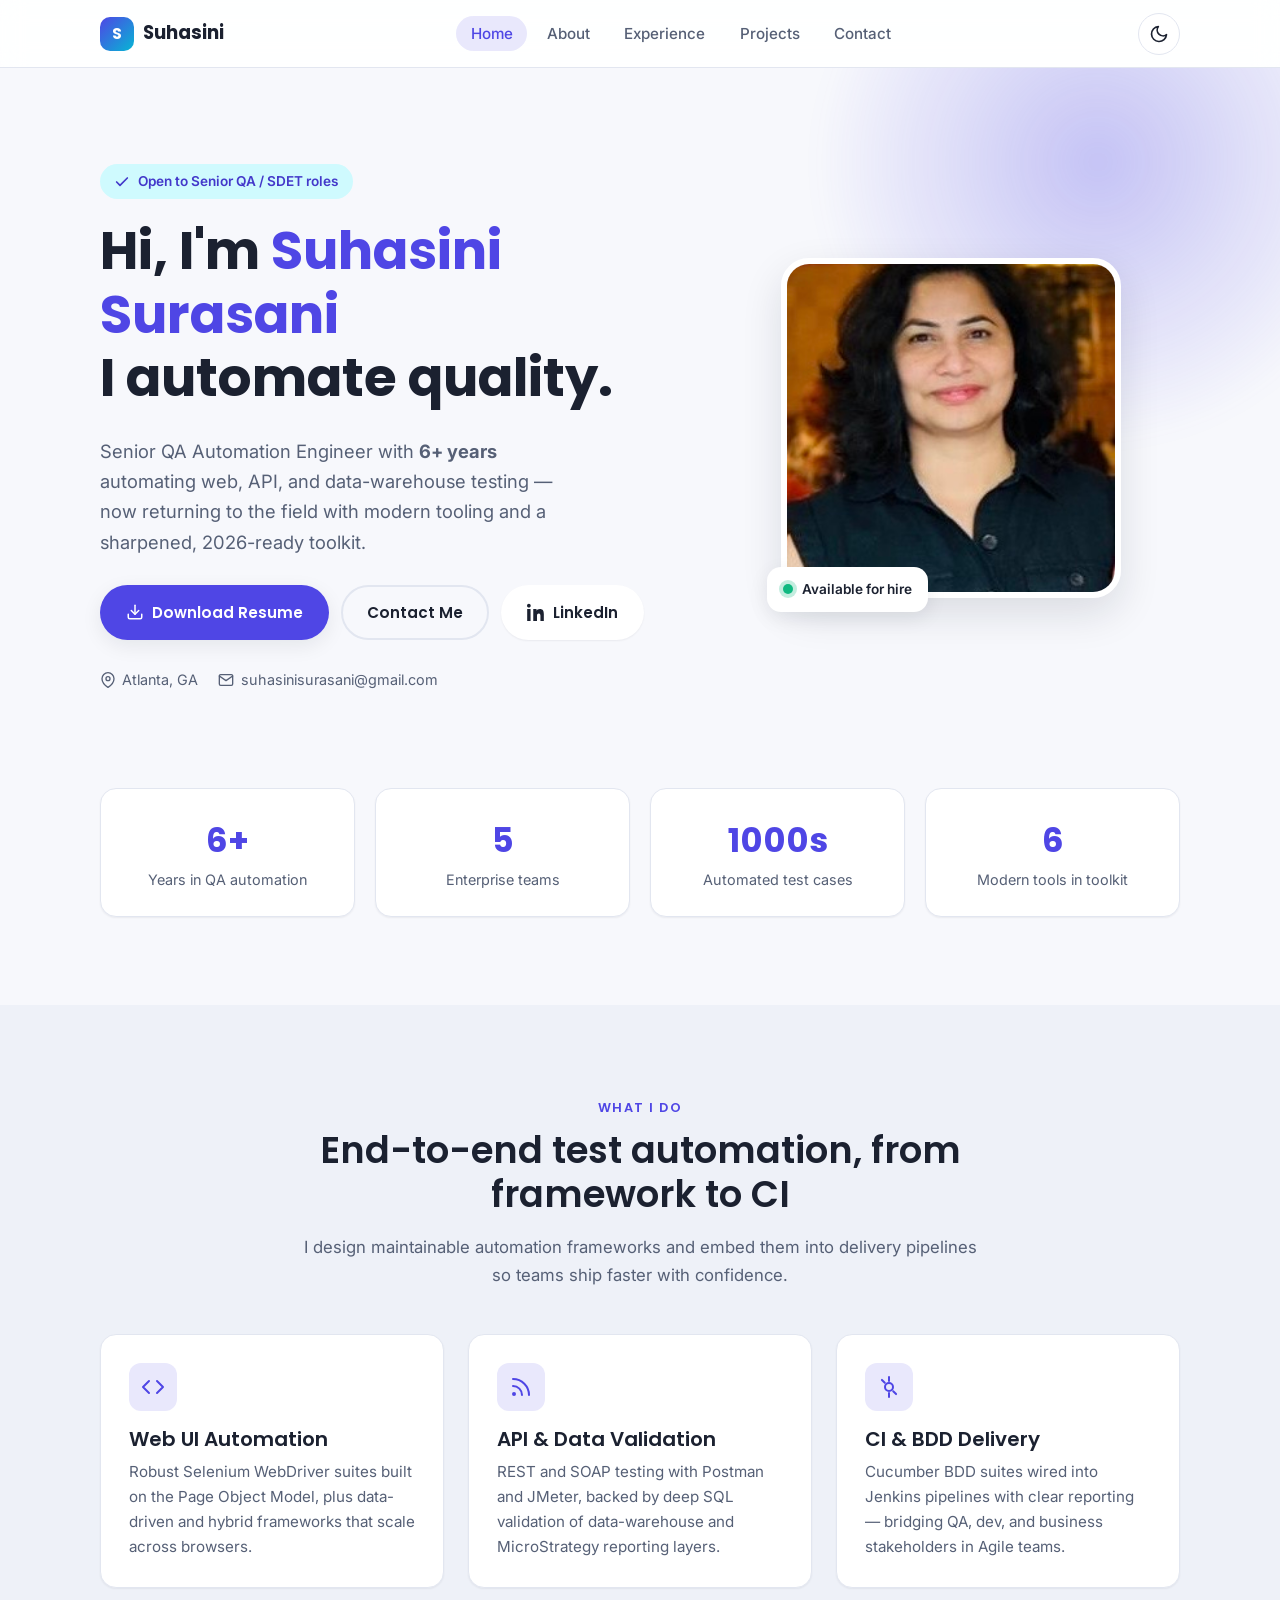
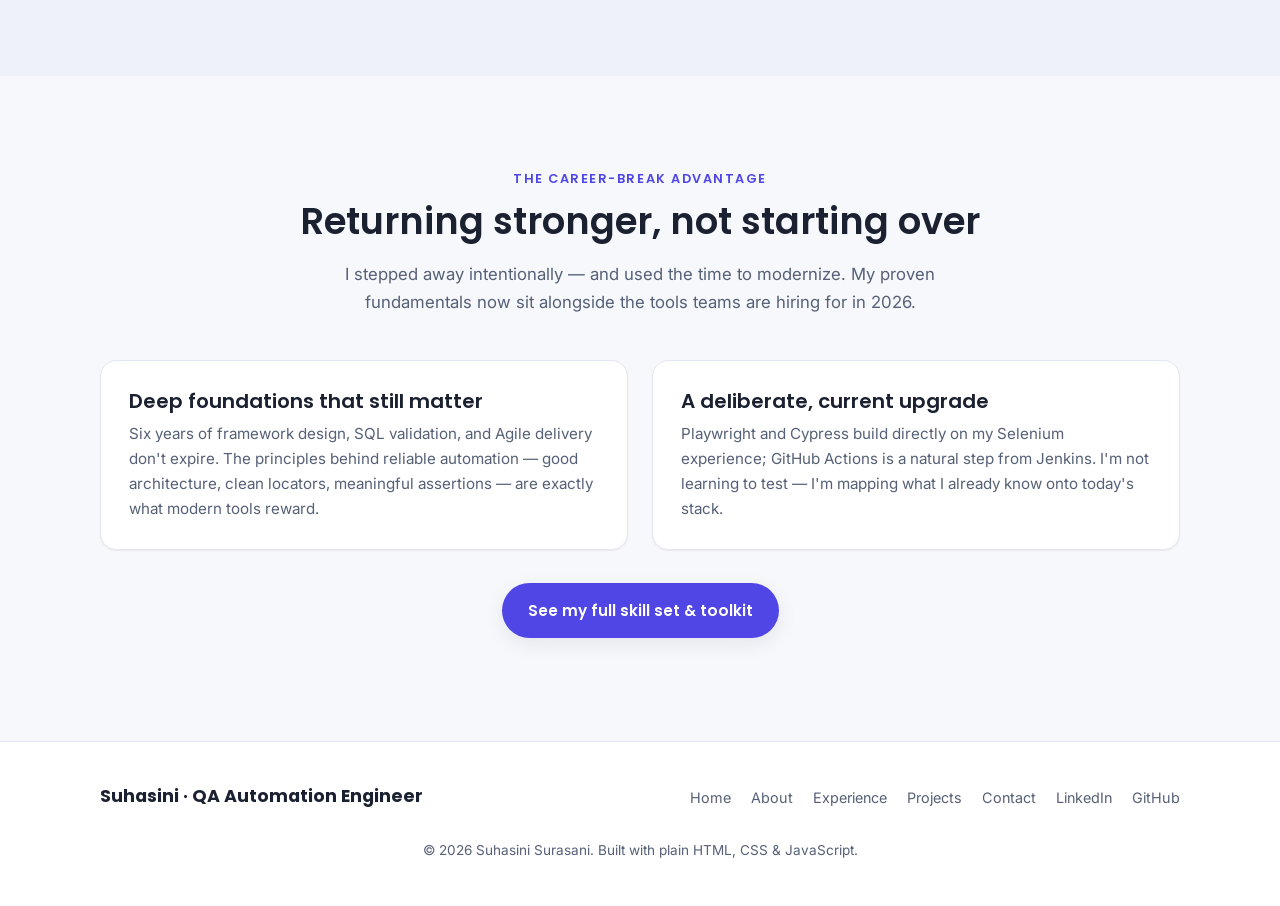
<file: index.html>
<!DOCTYPE html>
<html lang="en" data-theme="light">
<head>
  <meta charset="UTF-8" />
  <meta name="viewport" content="width=device-width, initial-scale=1.0" />

  <!-- ===== EDIT: page title & description (used by Google + browser tab) ===== -->
  <title>Suhasini — Senior QA Automation Engineer</title>
  <meta name="description" content="Senior QA Automation Engineer with 6+ years automating web, API, and data-warehouse testing. Returning with modern tooling — Playwright, Cypress, GitHub Actions." />

  <link rel="icon" type="image/svg+xml" href="assets/favicon.svg" />

  <!-- Google Fonts -->
  <link rel="preconnect" href="https://fonts.googleapis.com" />
  <link rel="preconnect" href="https://fonts.gstatic.com" crossorigin />
  <link href="https://fonts.googleapis.com/css2?family=Inter:wght@400;500;600&family=Poppins:wght@500;600;700&display=swap" rel="stylesheet" />

  <link rel="stylesheet" href="styles.css" />
</head>
<body>
  <a class="skip-link" href="#main">Skip to content</a>

  <!-- ============================= NAV (shared) =============================
       Keep this block identical on every page. Only the active link is
       highlighted automatically by script.js. -->
  <header class="nav">
    <div class="nav__inner">
      <a class="nav__brand" href="index.html" aria-label="Home">
        <span class="mark">S</span>
        <!-- EDIT: short brand name -->
        <span>Suhasini</span>
      </a>

      <nav aria-label="Primary">
        <ul class="nav__links" id="nav-links">
          <li><a href="index.html">Home</a></li>
          <li><a href="about.html">About</a></li>
          <li><a href="experience.html">Experience</a></li>
          <li><a href="projects.html">Projects</a></li>
          <li><a href="contact.html">Contact</a></li>
        </ul>
      </nav>

      <div class="nav__actions">
        <button class="theme-toggle" type="button" aria-label="Toggle dark mode">
          <!-- moon (shown in light mode) -->
          <svg class="icon-moon" width="20" height="20" viewBox="0 0 24 24" fill="none" stroke="currentColor" stroke-width="2" stroke-linecap="round" stroke-linejoin="round"><path d="M21 12.79A9 9 0 1 1 11.21 3 7 7 0 0 0 21 12.79z"/></svg>
          <!-- sun (shown in dark mode) -->
          <svg class="icon-sun" width="20" height="20" viewBox="0 0 24 24" fill="none" stroke="currentColor" stroke-width="2" stroke-linecap="round" stroke-linejoin="round"><circle cx="12" cy="12" r="5"/><line x1="12" y1="1" x2="12" y2="3"/><line x1="12" y1="21" x2="12" y2="23"/><line x1="4.22" y1="4.22" x2="5.64" y2="5.64"/><line x1="18.36" y1="18.36" x2="19.78" y2="19.78"/><line x1="1" y1="12" x2="3" y2="12"/><line x1="21" y1="12" x2="23" y2="12"/><line x1="4.22" y1="19.78" x2="5.64" y2="18.36"/><line x1="18.36" y1="5.64" x2="19.78" y2="4.22"/></svg>
        </button>
        <button class="nav__burger" type="button" aria-label="Open menu" aria-expanded="false" aria-controls="nav-links"><span></span></button>
      </div>
    </div>
  </header>

  <main id="main">
    <!-- ============================= HERO ============================= -->
    <section class="hero">
      <div class="container hero__grid">
        <div class="hero__text">
          <span class="hero__eyebrow">
            <svg width="16" height="16" viewBox="0 0 24 24" fill="none" stroke="currentColor" stroke-width="2.5" stroke-linecap="round" stroke-linejoin="round"><polyline points="20 6 9 17 4 12"/></svg>
            Open to Senior QA / SDET roles
          </span>

          <!-- EDIT: Suhasini Surasani -->
          <h1 class="hero__title">Hi, I'm <span>Suhasini Surasani</span><br />I automate quality.</h1>

          <p class="hero__lead">
            Senior QA Automation Engineer with <strong>6+ years</strong> automating web,
            API, and data-warehouse testing — now returning to the field with modern
            tooling and a sharpened, 2026-ready toolkit.
          </p>

          <div class="hero__cta">
            <!-- EDIT: point href to the real PDF once added to /resume -->
            <a class="btn btn--primary" href="resume/Suhasini-Resume.pdf" download>
              <svg width="18" height="18" viewBox="0 0 24 24" fill="none" stroke="currentColor" stroke-width="2" stroke-linecap="round" stroke-linejoin="round"><path d="M21 15v4a2 2 0 0 1-2 2H5a2 2 0 0 1-2-2v-4"/><polyline points="7 10 12 15 17 10"/><line x1="12" y1="15" x2="12" y2="3"/></svg>
              Download Resume
            </a>
            <a class="btn btn--outline" href="contact.html">Contact Me</a>
            <!-- EDIT: [LINKEDIN] -->
            <a class="btn btn--ghost" href="[LINKEDIN]" target="_blank" rel="noopener">
              <svg width="18" height="18" viewBox="0 0 24 24" fill="currentColor"><path d="M4.98 3.5C4.98 4.88 3.87 6 2.5 6S0 4.88 0 3.5 1.12 1 2.5 1s2.48 1.12 2.48 2.5zM.24 8h4.52V24H.24V8zM8.34 8h4.33v2.19h.06c.6-1.14 2.08-2.34 4.28-2.34 4.58 0 5.43 3.01 5.43 6.93V24h-4.52v-6.42c0-1.53-.03-3.5-2.13-3.5-2.14 0-2.46 1.67-2.46 3.39V24H8.34V8z"/></svg>
              LinkedIn
            </a>
          </div>

          <div class="hero__meta">
            <!-- EDIT: Atlanta, GA / suhasinisurasani@gmail.com -->
            <span>
              <svg width="16" height="16" viewBox="0 0 24 24" fill="none" stroke="currentColor" stroke-width="2" stroke-linecap="round" stroke-linejoin="round"><path d="M21 10c0 7-9 13-9 13s-9-6-9-13a9 9 0 0 1 18 0z"/><circle cx="12" cy="10" r="3"/></svg>
              Atlanta, GA
            </span>
            <span>
              <svg width="16" height="16" viewBox="0 0 24 24" fill="none" stroke="currentColor" stroke-width="2" stroke-linecap="round" stroke-linejoin="round"><path d="M4 4h16c1.1 0 2 .9 2 2v12c0 1.1-.9 2-2 2H4c-1.1 0-2-.9-2-2V6c0-1.1.9-2 2-2z"/><polyline points="22,6 12,13 2,6"/></svg>
              suhasinisurasani@gmail.com
            </span>
          </div>
        </div>

        <!-- Photo placeholder. REPLACE assets/profile.jpg with a real
             photo (e.g. assets/profile.jpg) and update src + alt below. -->
        <div class="hero__photo">
          <img src="assets/profile.jpg" alt="Portrait of Suhasini, Senior QA Automation Engineer" />
          <div class="badge-float"><span class="dot"></span> Available for hire</div>
        </div>
      </div>
    </section>

    <!-- ============================= STATS ============================= -->
    <section class="section" style="padding-top:0;">
      <div class="container">
        <div class="stats">
          <div class="stat reveal" data-delay="1"><div class="stat__num">6+</div><div class="stat__label">Years in QA automation</div></div>
          <div class="stat reveal" data-delay="2"><div class="stat__num">5</div><div class="stat__label">Enterprise teams</div></div>
          <div class="stat reveal" data-delay="3"><div class="stat__num">1000s</div><div class="stat__label">Automated test cases</div></div>
          <div class="stat reveal" data-delay="4"><div class="stat__num">6</div><div class="stat__label">Modern tools in toolkit</div></div>
        </div>
      </div>
    </section>

    <!-- ============================= WHAT I DO ============================= -->
    <section class="section section--muted">
      <div class="container">
        <div class="section-head reveal">
          <span class="eyebrow">What I do</span>
          <h2>End-to-end test automation, from framework to CI</h2>
          <p>I design maintainable automation frameworks and embed them into delivery pipelines so teams ship faster with confidence.</p>
        </div>

        <div class="grid grid--3">
          <article class="card reveal" data-delay="1">
            <div class="card__icon"><svg width="24" height="24" viewBox="0 0 24 24" fill="none" stroke="currentColor" stroke-width="2" stroke-linecap="round" stroke-linejoin="round"><polyline points="16 18 22 12 16 6"/><polyline points="8 6 2 12 8 18"/></svg></div>
            <h3>Web UI Automation</h3>
            <p>Robust Selenium WebDriver suites built on the Page Object Model, plus data-driven and hybrid frameworks that scale across browsers.</p>
          </article>
          <article class="card reveal" data-delay="2">
            <div class="card__icon"><svg width="24" height="24" viewBox="0 0 24 24" fill="none" stroke="currentColor" stroke-width="2" stroke-linecap="round" stroke-linejoin="round"><path d="M4 11a9 9 0 0 1 9 9"/><path d="M4 4a16 16 0 0 1 16 16"/><circle cx="5" cy="19" r="1"/></svg></div>
            <h3>API & Data Validation</h3>
            <p>REST and SOAP testing with Postman and JMeter, backed by deep SQL validation of data-warehouse and MicroStrategy reporting layers.</p>
          </article>
          <article class="card reveal" data-delay="3">
            <div class="card__icon"><svg width="24" height="24" viewBox="0 0 24 24" fill="none" stroke="currentColor" stroke-width="2" stroke-linecap="round" stroke-linejoin="round"><path d="M12 2v4"/><path d="M12 18v4"/><path d="m4.93 4.93 2.83 2.83"/><path d="m16.24 16.24 2.83 2.83"/><circle cx="12" cy="12" r="4"/></svg></div>
            <h3>CI & BDD Delivery</h3>
            <p>Cucumber BDD suites wired into Jenkins pipelines with clear reporting — bridging QA, dev, and business stakeholders in Agile teams.</p>
          </article>
        </div>
      </div>
    </section>

    <!-- ============================= RETURNING STRONGER ============================= -->
    <section class="section">
      <div class="container">
        <div class="section-head reveal">
          <span class="eyebrow">The career-break advantage</span>
          <h2>Returning stronger, not starting over</h2>
          <p>I stepped away intentionally — and used the time to modernize. My proven fundamentals now sit alongside the tools teams are hiring for in 2026.</p>
        </div>
        <div class="grid grid--2">
          <article class="card reveal" data-delay="1">
            <h3>Deep foundations that still matter</h3>
            <p>Six years of framework design, SQL validation, and Agile delivery don't expire. The principles behind reliable automation — good architecture, clean locators, meaningful assertions — are exactly what modern tools reward.</p>
          </article>
          <article class="card reveal" data-delay="2">
            <h3>A deliberate, current upgrade</h3>
            <p>Playwright and Cypress build directly on my Selenium experience; GitHub Actions is a natural step from Jenkins. I'm not learning to test — I'm mapping what I already know onto today's stack.</p>
          </article>
        </div>
        <div style="text-align:center; margin-top:2rem;" class="reveal">
          <a class="btn btn--primary" href="about.html">See my full skill set &amp; toolkit</a>
        </div>
      </div>
    </section>
  </main>

  <!-- ============================= FOOTER (shared) ============================= -->
  <footer class="footer">
    <div class="container">
      <div class="footer__grid">
        <div class="footer__brand">Suhasini · QA Automation Engineer</div>
        <ul class="footer__links">
          <li><a href="index.html">Home</a></li>
          <li><a href="about.html">About</a></li>
          <li><a href="experience.html">Experience</a></li>
          <li><a href="projects.html">Projects</a></li>
          <li><a href="contact.html">Contact</a></li>
          <!-- EDIT: [LINKEDIN] / [GITHUB] -->
          <li><a href="[LINKEDIN]" target="_blank" rel="noopener">LinkedIn</a></li>
          <li><a href="[GITHUB]" target="_blank" rel="noopener">GitHub</a></li>
        </ul>
      </div>
      <p class="footer__copy">© <span data-year>2026</span> Suhasini Surasani. Built with plain HTML, CSS &amp; JavaScript.</p>
    </div>
  </footer>

  <script src="script.js"></script>
</body>
</html>
</file>
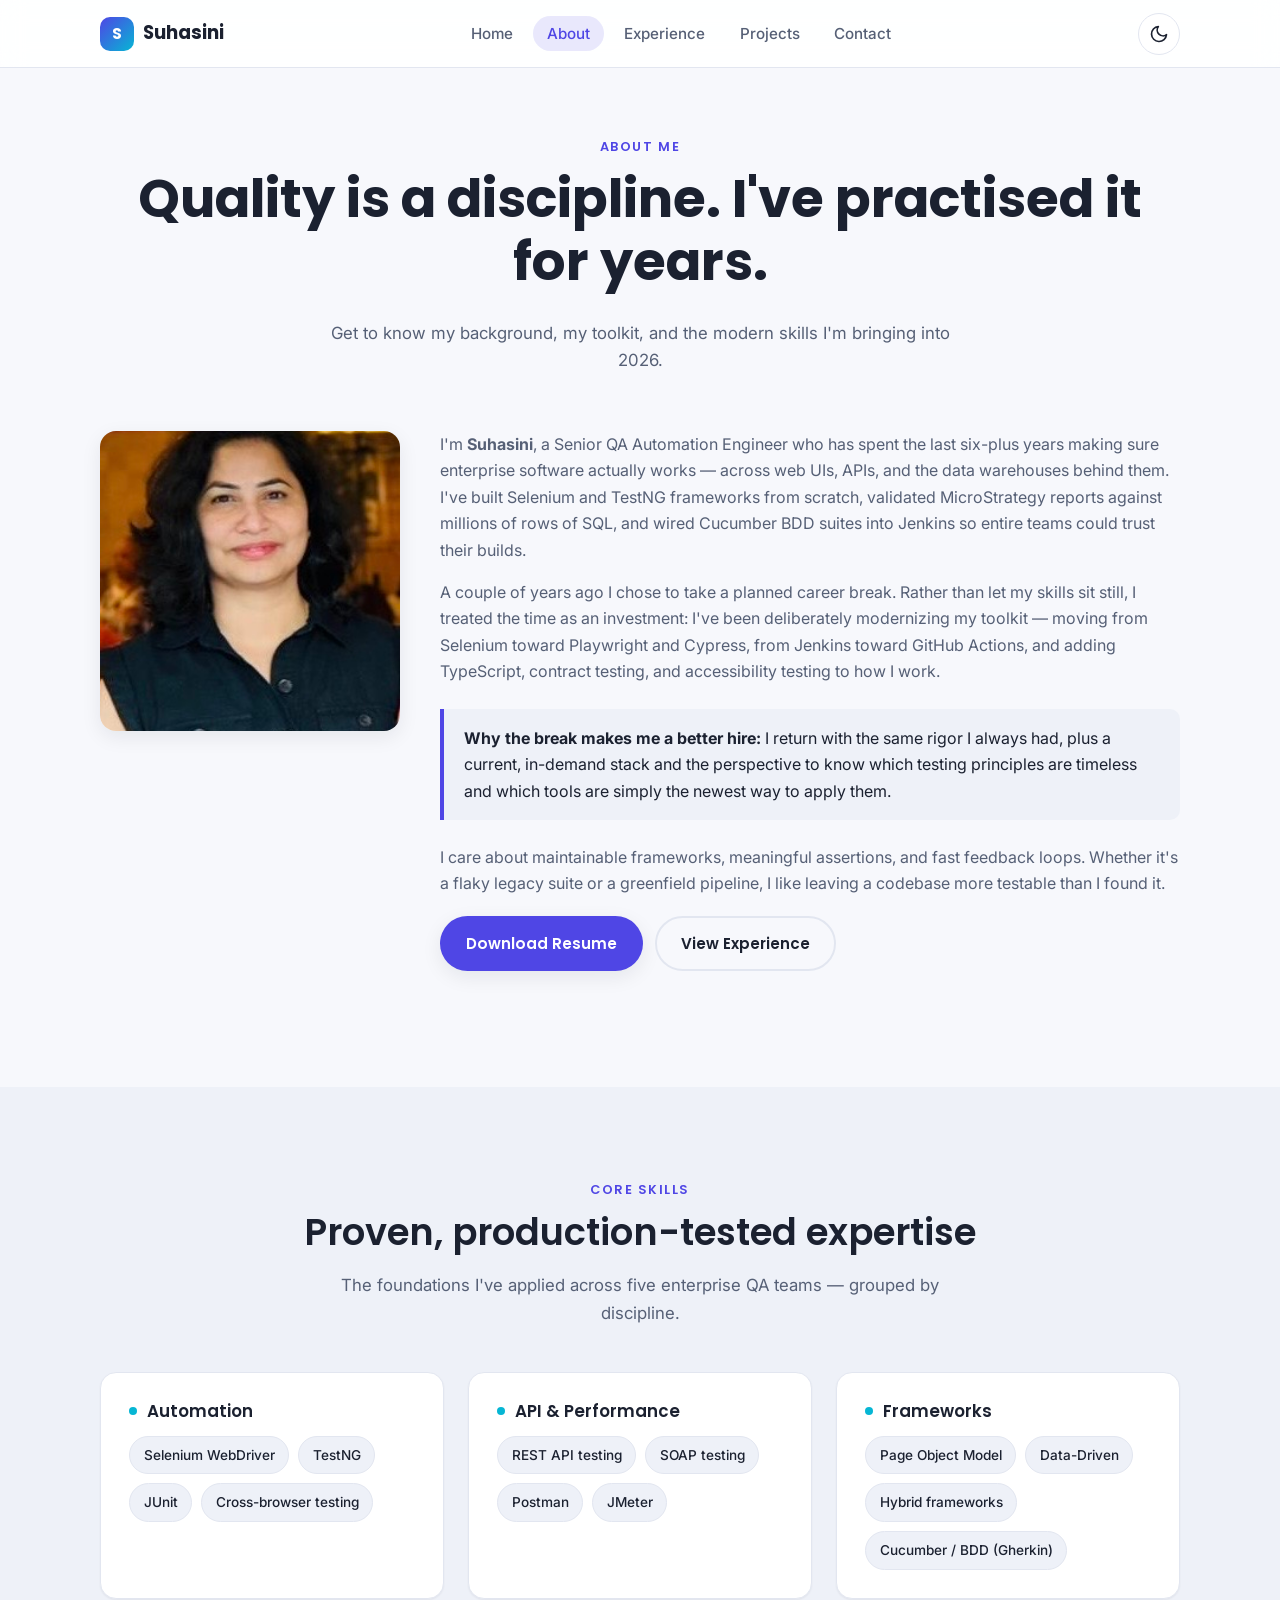
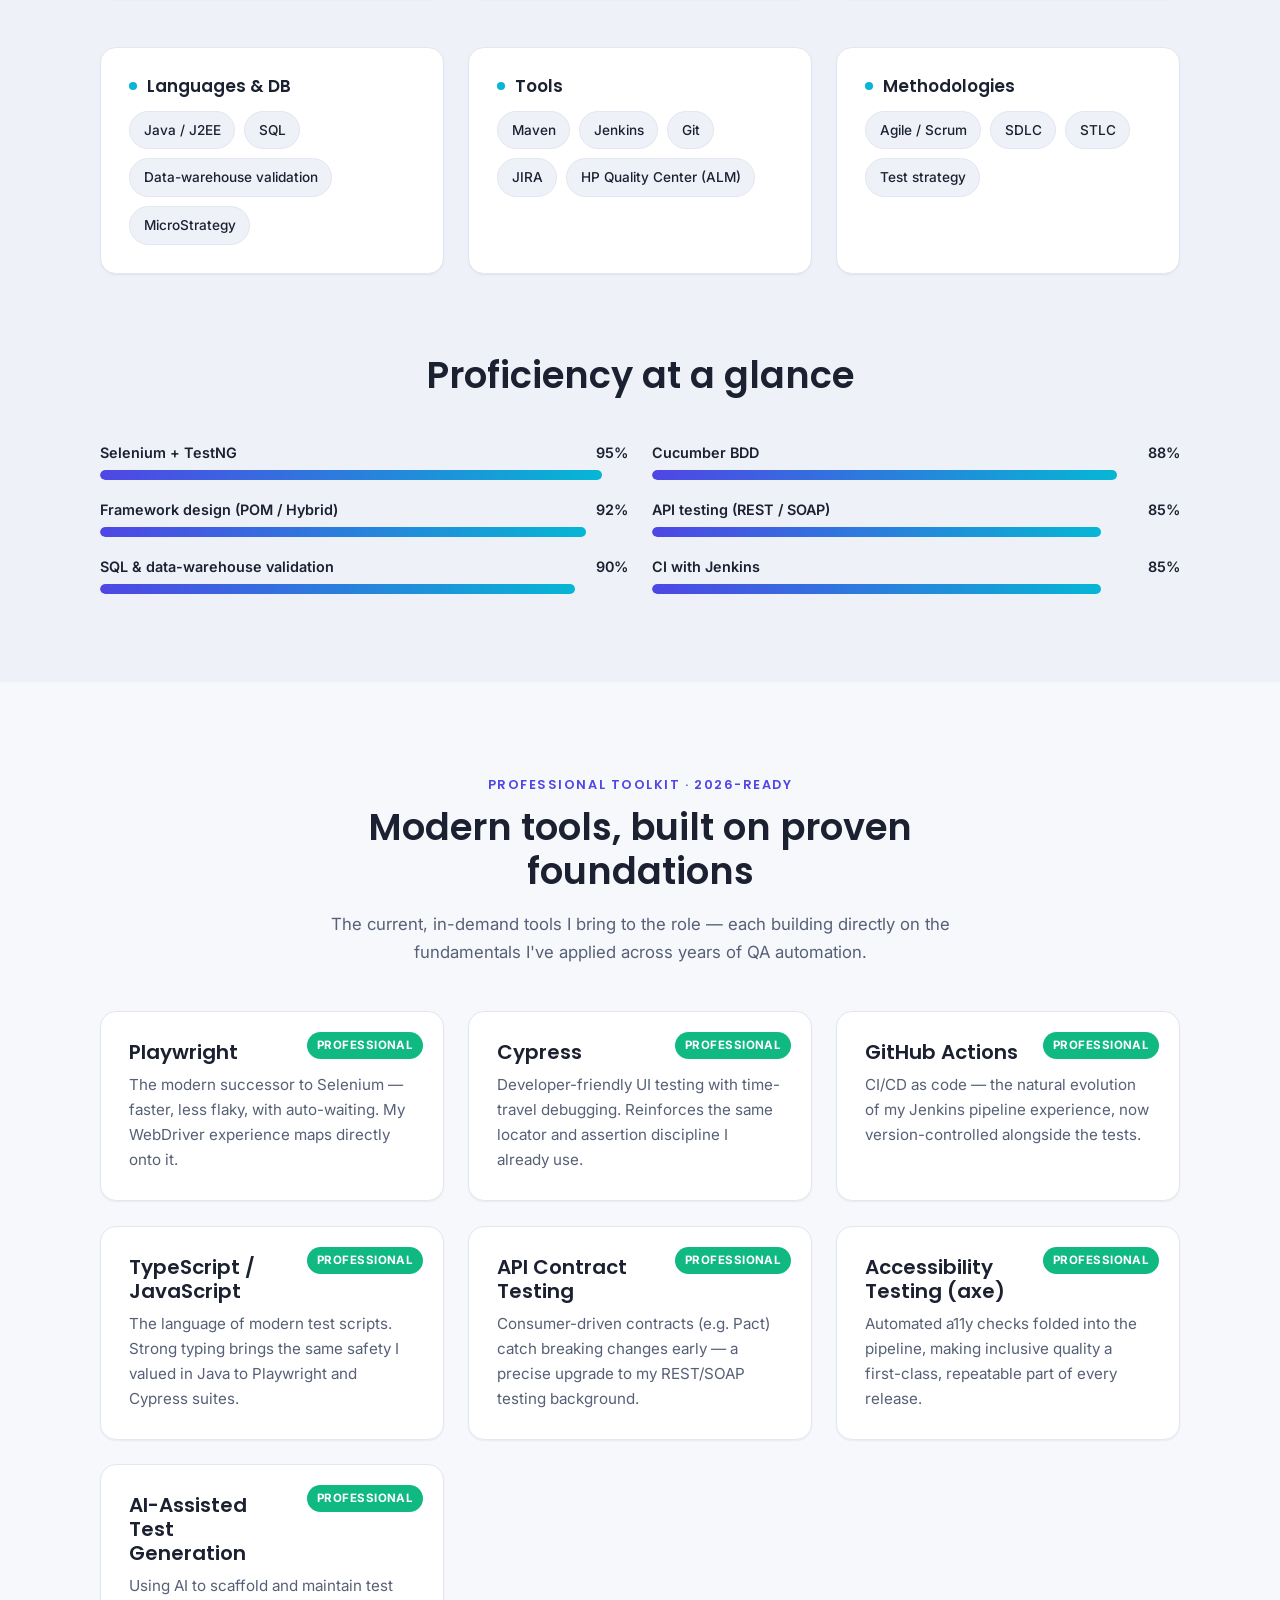
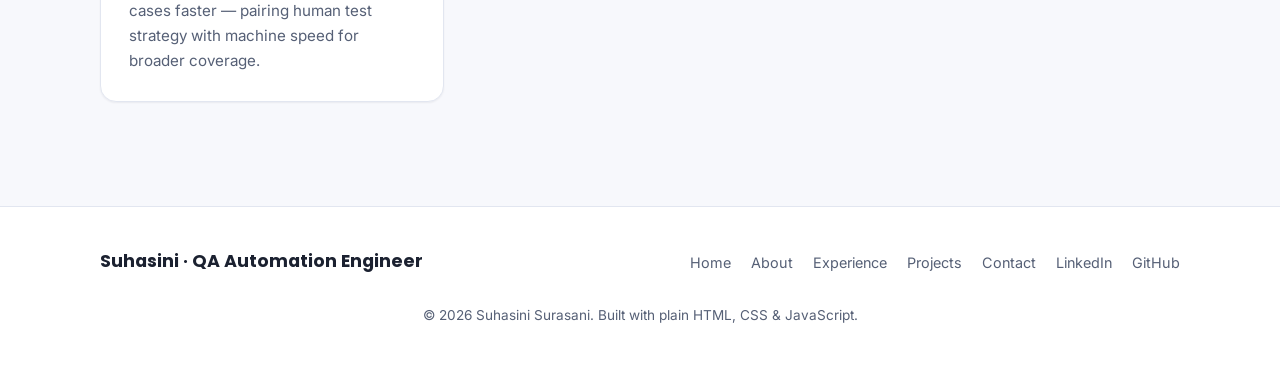
<file: about.html>
<!DOCTYPE html>
<html lang="en" data-theme="light">
<head>
  <meta charset="UTF-8" />
  <meta name="viewport" content="width=device-width, initial-scale=1.0" />
  <title>About — Suhasini, Senior QA Automation Engineer</title>
  <meta name="description" content="About Suhasini: QA automation skills, frameworks, tools, and the modern 2026-ready stack she is currently mastering." />
  <link rel="icon" type="image/svg+xml" href="assets/favicon.svg" />
  <link rel="preconnect" href="https://fonts.googleapis.com" />
  <link rel="preconnect" href="https://fonts.gstatic.com" crossorigin />
  <link href="https://fonts.googleapis.com/css2?family=Inter:wght@400;500;600&family=Poppins:wght@500;600;700&display=swap" rel="stylesheet" />
  <link rel="stylesheet" href="styles.css" />
</head>
<body>
  <a class="skip-link" href="#main">Skip to content</a>

  <!-- ============================= NAV (shared) ============================= -->
  <header class="nav">
    <div class="nav__inner">
      <a class="nav__brand" href="index.html" aria-label="Home"><span class="mark">S</span><span>Suhasini</span></a>
      <nav aria-label="Primary">
        <ul class="nav__links" id="nav-links">
          <li><a href="index.html">Home</a></li>
          <li><a href="about.html">About</a></li>
          <li><a href="experience.html">Experience</a></li>
          <li><a href="projects.html">Projects</a></li>
          <li><a href="contact.html">Contact</a></li>
        </ul>
      </nav>
      <div class="nav__actions">
        <button class="theme-toggle" type="button" aria-label="Toggle dark mode">
          <svg class="icon-moon" width="20" height="20" viewBox="0 0 24 24" fill="none" stroke="currentColor" stroke-width="2" stroke-linecap="round" stroke-linejoin="round"><path d="M21 12.79A9 9 0 1 1 11.21 3 7 7 0 0 0 21 12.79z"/></svg>
          <svg class="icon-sun" width="20" height="20" viewBox="0 0 24 24" fill="none" stroke="currentColor" stroke-width="2" stroke-linecap="round" stroke-linejoin="round"><circle cx="12" cy="12" r="5"/><line x1="12" y1="1" x2="12" y2="3"/><line x1="12" y1="21" x2="12" y2="23"/><line x1="4.22" y1="4.22" x2="5.64" y2="5.64"/><line x1="18.36" y1="18.36" x2="19.78" y2="19.78"/><line x1="1" y1="12" x2="3" y2="12"/><line x1="21" y1="12" x2="23" y2="12"/><line x1="4.22" y1="19.78" x2="5.64" y2="18.36"/><line x1="18.36" y1="5.64" x2="19.78" y2="4.22"/></svg>
        </button>
        <button class="nav__burger" type="button" aria-label="Open menu" aria-expanded="false" aria-controls="nav-links"><span></span></button>
      </div>
    </div>
  </header>

  <main id="main">
    <div class="container">
      <div class="page-head">
        <span class="eyebrow">About Me</span>
        <h1>Quality is a discipline. I've practised it for years.</h1>
        <p>Get to know my background, my toolkit, and the modern skills I'm bringing into 2026.</p>
      </div>
    </div>

    <!-- ============================= BIO ============================= -->
    <section class="section" style="padding-top:1rem;">
      <div class="container">
        <div class="about-grid">
          <div class="about-photo reveal">
            <!-- REPLACE with real photo: assets/profile.jpg -->
            <img src="assets/profile.jpg" alt="Portrait of Suhasini" />
          </div>
          <div class="reveal" data-delay="1">
            <!-- ===== EDIT: "About Me" paragraph — written in her voice.
                 Adjust freely; placeholders in [BRACKETS] are optional to fill. ===== -->
            <p>I'm <strong>Suhasini</strong>, a Senior QA Automation Engineer who has spent the
              last six-plus years making sure enterprise software actually works — across web
              UIs, APIs, and the data warehouses behind them. I've built Selenium and TestNG
              frameworks from scratch, validated MicroStrategy reports against millions of rows
              of SQL, and wired Cucumber BDD suites into Jenkins so entire teams could trust
              their builds.</p>

            <p>A couple of years ago I chose to take a planned career break. Rather than let my
              skills sit still, I treated the time as an investment: I've been deliberately
              modernizing my toolkit — moving from Selenium toward Playwright and Cypress, from
              Jenkins toward GitHub Actions, and adding TypeScript, contract testing, and
              accessibility testing to how I work.</p>

            <div class="callout reveal">
              <p><strong>Why the break makes me a better hire:</strong> I return with the same
                rigor I always had, plus a current, in-demand stack and the perspective to know
                which testing principles are timeless and which tools are simply the newest way
                to apply them.</p>
            </div>

            <p>I care about maintainable frameworks, meaningful assertions, and fast feedback
              loops. Whether it's a flaky legacy suite or a greenfield pipeline, I like leaving
              a codebase more testable than I found it.</p>

            <div class="hero__cta" style="margin-top:1.25rem;">
              <a class="btn btn--primary" href="resume/Suhasini-Resume.pdf" download>Download Resume</a>
              <a class="btn btn--outline" href="experience.html">View Experience</a>
            </div>
          </div>
        </div>
      </div>
    </section>

    <!-- ============================= CORE SKILLS ============================= -->
    <section class="section section--muted">
      <div class="container">
        <div class="section-head reveal">
          <span class="eyebrow">Core Skills</span>
          <h2>Proven, production-tested expertise</h2>
          <p>The foundations I've applied across five enterprise QA teams — grouped by discipline.</p>
        </div>

        <div class="grid grid--3">
          <div class="card reveal skill-group" data-delay="1">
            <h3><span class="pip"></span> Automation</h3>
            <div class="tags">
              <span class="tag">Selenium WebDriver</span>
              <span class="tag">TestNG</span>
              <span class="tag">JUnit</span>
              <span class="tag">Cross-browser testing</span>
            </div>
          </div>
          <div class="card reveal skill-group" data-delay="2">
            <h3><span class="pip"></span> API &amp; Performance</h3>
            <div class="tags">
              <span class="tag">REST API testing</span>
              <span class="tag">SOAP testing</span>
              <span class="tag">Postman</span>
              <span class="tag">JMeter</span>
            </div>
          </div>
          <div class="card reveal skill-group" data-delay="3">
            <h3><span class="pip"></span> Frameworks</h3>
            <div class="tags">
              <span class="tag">Page Object Model</span>
              <span class="tag">Data-Driven</span>
              <span class="tag">Hybrid frameworks</span>
              <span class="tag">Cucumber / BDD (Gherkin)</span>
            </div>
          </div>
          <div class="card reveal skill-group" data-delay="1">
            <h3><span class="pip"></span> Languages &amp; DB</h3>
            <div class="tags">
              <span class="tag">Java / J2EE</span>
              <span class="tag">SQL</span>
              <span class="tag">Data-warehouse validation</span>
              <span class="tag">MicroStrategy</span>
            </div>
          </div>
          <div class="card reveal skill-group" data-delay="2">
            <h3><span class="pip"></span> Tools</h3>
            <div class="tags">
              <span class="tag">Maven</span>
              <span class="tag">Jenkins</span>
              <span class="tag">Git</span>
              <span class="tag">JIRA</span>
              <span class="tag">HP Quality Center (ALM)</span>
            </div>
          </div>
          <div class="card reveal skill-group" data-delay="3">
            <h3><span class="pip"></span> Methodologies</h3>
            <div class="tags">
              <span class="tag">Agile / Scrum</span>
              <span class="tag">SDLC</span>
              <span class="tag">STLC</span>
              <span class="tag">Test strategy</span>
            </div>
          </div>
        </div>

        <!-- Animated proficiency bars -->
        <div class="section-head reveal" style="margin-top:3.5rem;">
          <h2>Proficiency at a glance</h2>
        </div>
        <div class="grid grid--2">
          <div class="skillbars reveal" data-delay="1">
            <div class="skillbar">
              <div class="skillbar__top"><span>Selenium + TestNG</span><span>95%</span></div>
              <div class="skillbar__track"><div class="skillbar__fill" data-value="95"></div></div>
            </div>
            <div class="skillbar">
              <div class="skillbar__top"><span>Framework design (POM / Hybrid)</span><span>92%</span></div>
              <div class="skillbar__track"><div class="skillbar__fill" data-value="92"></div></div>
            </div>
            <div class="skillbar">
              <div class="skillbar__top"><span>SQL &amp; data-warehouse validation</span><span>90%</span></div>
              <div class="skillbar__track"><div class="skillbar__fill" data-value="90"></div></div>
            </div>
          </div>
          <div class="skillbars reveal" data-delay="2">
            <div class="skillbar">
              <div class="skillbar__top"><span>Cucumber BDD</span><span>88%</span></div>
              <div class="skillbar__track"><div class="skillbar__fill" data-value="88"></div></div>
            </div>
            <div class="skillbar">
              <div class="skillbar__top"><span>API testing (REST / SOAP)</span><span>85%</span></div>
              <div class="skillbar__track"><div class="skillbar__fill" data-value="85"></div></div>
            </div>
            <div class="skillbar">
              <div class="skillbar__top"><span>CI with Jenkins</span><span>85%</span></div>
              <div class="skillbar__track"><div class="skillbar__fill" data-value="85"></div></div>
            </div>
          </div>
        </div>
      </div>
    </section>

    <!-- ============================= CURRENTLY LEARNING ============================= -->
    <section class="section">
      <div class="container">
        <div class="section-head reveal">
          <span class="eyebrow">Professional Toolkit · 2026-Ready</span>
          <h2>Modern tools, built on proven foundations</h2>
          <p>The current, in-demand tools I bring to the role — each building directly on the fundamentals I've applied across years of QA automation.</p>
        </div>

        <div class="grid grid--3">
          <article class="card skill-card reveal" data-delay="1">
            <span class="badge-pro">Professional</span>
            <h3>Playwright</h3>
            <p>The modern successor to Selenium — faster, less flaky, with auto-waiting. My WebDriver experience maps directly onto it.</p>
          </article>
          <article class="card skill-card reveal" data-delay="2">
            <span class="badge-pro">Professional</span>
            <h3>Cypress</h3>
            <p>Developer-friendly UI testing with time-travel debugging. Reinforces the same locator and assertion discipline I already use.</p>
          </article>
          <article class="card skill-card reveal" data-delay="3">
            <span class="badge-pro">Professional</span>
            <h3>GitHub Actions</h3>
            <p>CI/CD as code — the natural evolution of my Jenkins pipeline experience, now version-controlled alongside the tests.</p>
          </article>
          <article class="card skill-card reveal" data-delay="1">
            <span class="badge-pro">Professional</span>
            <h3>TypeScript / JavaScript</h3>
            <p>The language of modern test scripts. Strong typing brings the same safety I valued in Java to Playwright and Cypress suites.</p>
          </article>
          <article class="card skill-card reveal" data-delay="2">
            <span class="badge-pro">Professional</span>
            <h3>API Contract Testing</h3>
            <p>Consumer-driven contracts (e.g. Pact) catch breaking changes early — a precise upgrade to my REST/SOAP testing background.</p>
          </article>
          <article class="card skill-card reveal" data-delay="3">
            <span class="badge-pro">Professional</span>
            <h3>Accessibility Testing (axe)</h3>
            <p>Automated a11y checks folded into the pipeline, making inclusive quality a first-class, repeatable part of every release.</p>
          </article>
          <article class="card skill-card reveal" data-delay="1">
            <span class="badge-pro">Professional</span>
            <h3>AI-Assisted Test Generation</h3>
            <p>Using AI to scaffold and maintain test cases faster — pairing human test strategy with machine speed for broader coverage.</p>
          </article>
        </div>
      </div>
    </section>
  </main>

  <!-- ============================= FOOTER (shared) ============================= -->
  <footer class="footer">
    <div class="container">
      <div class="footer__grid">
        <div class="footer__brand">Suhasini · QA Automation Engineer</div>
        <ul class="footer__links">
          <li><a href="index.html">Home</a></li>
          <li><a href="about.html">About</a></li>
          <li><a href="experience.html">Experience</a></li>
          <li><a href="projects.html">Projects</a></li>
          <li><a href="contact.html">Contact</a></li>
          <li><a href="[LINKEDIN]" target="_blank" rel="noopener">LinkedIn</a></li>
          <li><a href="[GITHUB]" target="_blank" rel="noopener">GitHub</a></li>
        </ul>
      </div>
      <p class="footer__copy">© <span data-year>2026</span> Suhasini Surasani. Built with plain HTML, CSS &amp; JavaScript.</p>
    </div>
  </footer>

  <script src="script.js"></script>
</body>
</html>
</file>
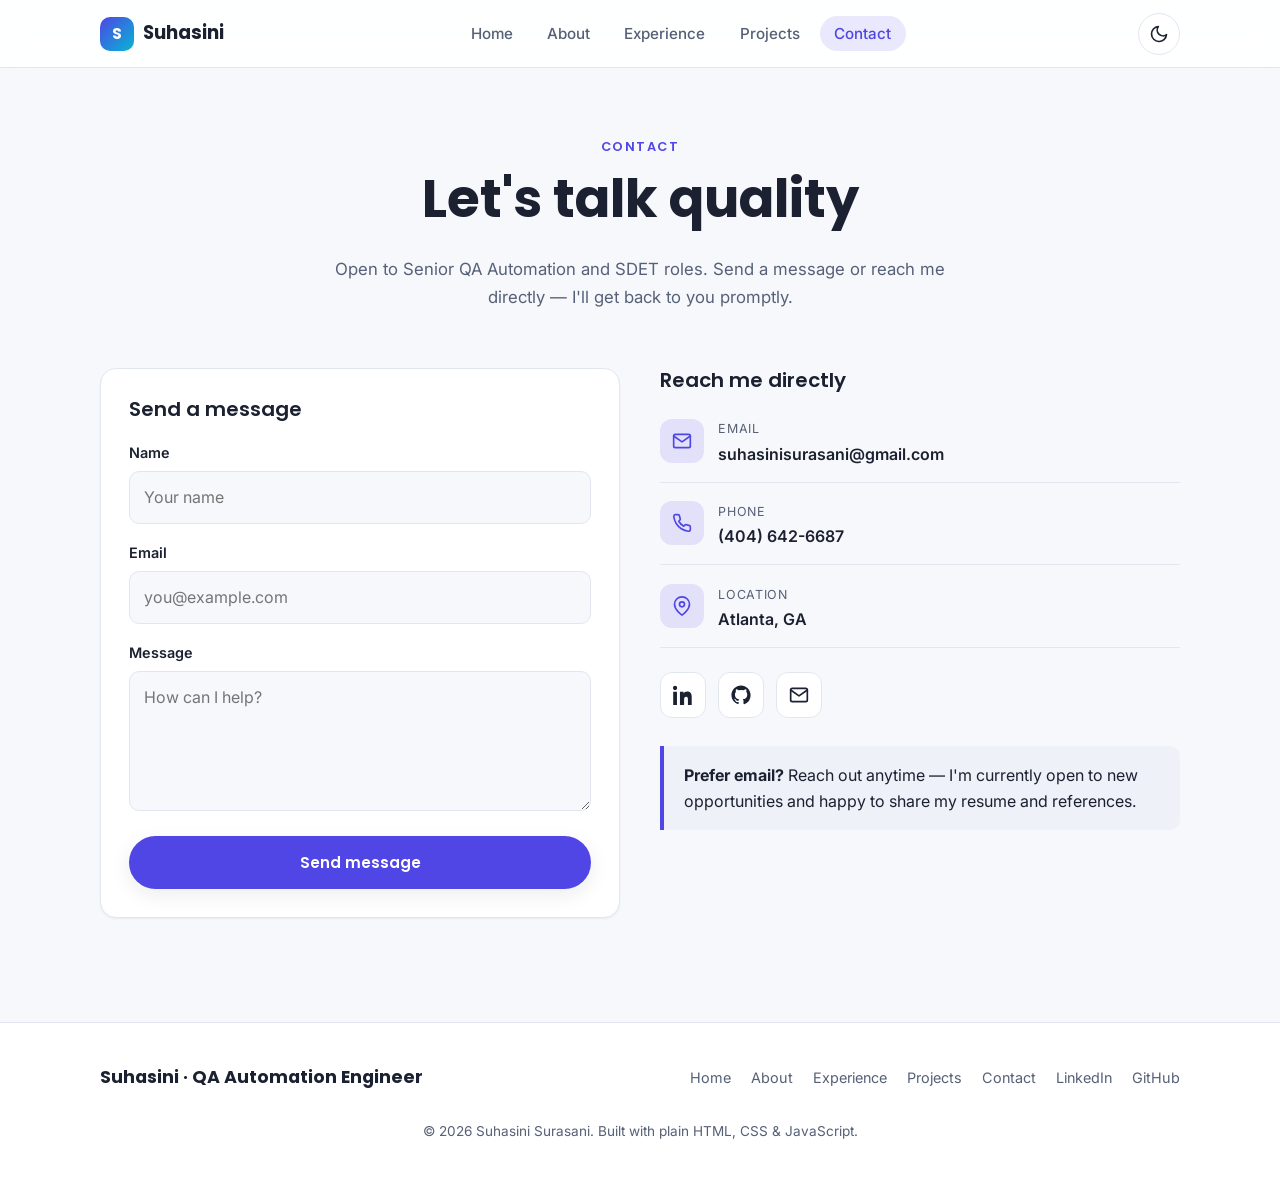
<file: contact.html>
<!DOCTYPE html>
<html lang="en" data-theme="light">
<head>
  <meta charset="UTF-8" />
  <meta name="viewport" content="width=device-width, initial-scale=1.0" />
  <title>Contact — Suhasini, Senior QA Automation Engineer</title>
  <meta name="description" content="Get in touch with Suhasini, Senior QA Automation Engineer. Email, phone, location, LinkedIn, and GitHub." />
  <link rel="icon" type="image/svg+xml" href="assets/favicon.svg" />
  <link rel="preconnect" href="https://fonts.googleapis.com" />
  <link rel="preconnect" href="https://fonts.gstatic.com" crossorigin />
  <link href="https://fonts.googleapis.com/css2?family=Inter:wght@400;500;600&family=Poppins:wght@500;600;700&display=swap" rel="stylesheet" />
  <link rel="stylesheet" href="styles.css" />
</head>
<body>
  <a class="skip-link" href="#main">Skip to content</a>

  <!-- ============================= NAV (shared) ============================= -->
  <header class="nav">
    <div class="nav__inner">
      <a class="nav__brand" href="index.html" aria-label="Home"><span class="mark">S</span><span>Suhasini</span></a>
      <nav aria-label="Primary">
        <ul class="nav__links" id="nav-links">
          <li><a href="index.html">Home</a></li>
          <li><a href="about.html">About</a></li>
          <li><a href="experience.html">Experience</a></li>
          <li><a href="projects.html">Projects</a></li>
          <li><a href="contact.html">Contact</a></li>
        </ul>
      </nav>
      <div class="nav__actions">
        <button class="theme-toggle" type="button" aria-label="Toggle dark mode">
          <svg class="icon-moon" width="20" height="20" viewBox="0 0 24 24" fill="none" stroke="currentColor" stroke-width="2" stroke-linecap="round" stroke-linejoin="round"><path d="M21 12.79A9 9 0 1 1 11.21 3 7 7 0 0 0 21 12.79z"/></svg>
          <svg class="icon-sun" width="20" height="20" viewBox="0 0 24 24" fill="none" stroke="currentColor" stroke-width="2" stroke-linecap="round" stroke-linejoin="round"><circle cx="12" cy="12" r="5"/><line x1="12" y1="1" x2="12" y2="3"/><line x1="12" y1="21" x2="12" y2="23"/><line x1="4.22" y1="4.22" x2="5.64" y2="5.64"/><line x1="18.36" y1="18.36" x2="19.78" y2="19.78"/><line x1="1" y1="12" x2="3" y2="12"/><line x1="21" y1="12" x2="23" y2="12"/><line x1="4.22" y1="19.78" x2="5.64" y2="18.36"/><line x1="18.36" y1="5.64" x2="19.78" y2="4.22"/></svg>
        </button>
        <button class="nav__burger" type="button" aria-label="Open menu" aria-expanded="false" aria-controls="nav-links"><span></span></button>
      </div>
    </div>
  </header>

  <main id="main">
    <div class="container">
      <div class="page-head">
        <span class="eyebrow">Contact</span>
        <h1>Let's talk quality</h1>
        <p>Open to Senior QA Automation and SDET roles. Send a message or reach me directly — I'll get back to you promptly.</p>
      </div>
    </div>

    <section class="section" style="padding-top:1rem;">
      <div class="container">
        <div class="contact-grid">

          <!-- ===== FORM (front-end only — validated by script.js) ===== -->
          <div class="card reveal">
            <h3 style="margin-bottom:1.25rem;">Send a message</h3>
            <!-- NOTE: This form does not submit anywhere by default (static site).
                 To make it live, sign up for Formspree/EmailJS and either:
                   • set action="https://formspree.io/f/XXXX" method="POST", or
                   • wire EmailJS in script.js.
                 The current setup shows a friendly confirmation via JS. -->
            <form id="contact-form" novalidate>
              <div class="field">
                <label for="name">Name</label>
                <input type="text" id="name" name="name" autocomplete="name" placeholder="Your name" required />
                <span class="error">Please enter your name.</span>
              </div>
              <div class="field">
                <label for="email">Email</label>
                <input type="email" id="email" name="email" autocomplete="email" placeholder="you@example.com" required />
                <span class="error">Please enter a valid email address.</span>
              </div>
              <div class="field">
                <label for="message">Message</label>
                <textarea id="message" name="message" placeholder="How can I help?" required></textarea>
                <span class="error">Please enter at least 10 characters.</span>
              </div>
              <button class="btn btn--primary" type="submit" style="width:100%; justify-content:center;">Send message</button>
              <p class="form-note" id="form-note" role="status" aria-live="polite"></p>
            </form>
          </div>

          <!-- ===== CONTACT INFO + SOCIALS ===== -->
          <div class="contact-info reveal" data-delay="1">
            <h3 style="margin-bottom:0.5rem;">Reach me directly</h3>

            <!-- EDIT: suhasinisurasani@gmail.com in both the text and the href -->
            <a class="info-row" href="mailto:suhasinisurasani@gmail.com" style="text-decoration:none; color:inherit;">
              <span class="info-icon"><svg width="20" height="20" viewBox="0 0 24 24" fill="none" stroke="currentColor" stroke-width="2" stroke-linecap="round" stroke-linejoin="round"><path d="M4 4h16c1.1 0 2 .9 2 2v12c0 1.1-.9 2-2 2H4c-1.1 0-2-.9-2-2V6c0-1.1.9-2 2-2z"/><polyline points="22,6 12,13 2,6"/></svg></span>
              <span><span class="info-label">Email</span><br /><span class="info-value">suhasinisurasani@gmail.com</span></span>
            </a>

            <!-- EDIT: (404) 642-6687 -->
            <a class="info-row" href="tel:+14046426687" style="text-decoration:none; color:inherit;">
              <span class="info-icon"><svg width="20" height="20" viewBox="0 0 24 24" fill="none" stroke="currentColor" stroke-width="2" stroke-linecap="round" stroke-linejoin="round"><path d="M22 16.92v3a2 2 0 0 1-2.18 2 19.79 19.79 0 0 1-8.63-3.07 19.5 19.5 0 0 1-6-6 19.79 19.79 0 0 1-3.07-8.67A2 2 0 0 1 4.11 2h3a2 2 0 0 1 2 1.72c.13.96.36 1.9.7 2.81a2 2 0 0 1-.45 2.11L8.09 9.91a16 16 0 0 0 6 6l1.27-1.27a2 2 0 0 1 2.11-.45c.9.34 1.85.57 2.81.7A2 2 0 0 1 22 16.92z"/></svg></span>
              <span><span class="info-label">Phone</span><br /><span class="info-value">(404) 642-6687</span></span>
            </a>

            <!-- EDIT: Atlanta, GA -->
            <div class="info-row">
              <span class="info-icon"><svg width="20" height="20" viewBox="0 0 24 24" fill="none" stroke="currentColor" stroke-width="2" stroke-linecap="round" stroke-linejoin="round"><path d="M21 10c0 7-9 13-9 13s-9-6-9-13a9 9 0 0 1 18 0z"/><circle cx="12" cy="10" r="3"/></svg></span>
              <span><span class="info-label">Location</span><br /><span class="info-value">Atlanta, GA</span></span>
            </div>

            <div class="socials">
              <!-- EDIT: [LINKEDIN] -->
              <a href="[LINKEDIN]" target="_blank" rel="noopener" aria-label="LinkedIn">
                <svg width="20" height="20" viewBox="0 0 24 24" fill="currentColor"><path d="M4.98 3.5C4.98 4.88 3.87 6 2.5 6S0 4.88 0 3.5 1.12 1 2.5 1s2.48 1.12 2.48 2.5zM.24 8h4.52V24H.24V8zM8.34 8h4.33v2.19h.06c.6-1.14 2.08-2.34 4.28-2.34 4.58 0 5.43 3.01 5.43 6.93V24h-4.52v-6.42c0-1.53-.03-3.5-2.13-3.5-2.14 0-2.46 1.67-2.46 3.39V24H8.34V8z"/></svg>
              </a>
              <!-- EDIT: [GITHUB] -->
              <a href="[GITHUB]" target="_blank" rel="noopener" aria-label="GitHub">
                <svg width="20" height="20" viewBox="0 0 24 24" fill="currentColor"><path d="M12 .5C5.73.5.5 5.73.5 12c0 5.08 3.29 9.39 7.86 10.91.58.11.79-.25.79-.56v-2c-3.2.7-3.88-1.54-3.88-1.54-.53-1.34-1.3-1.7-1.3-1.7-1.06-.72.08-.71.08-.71 1.17.08 1.79 1.2 1.79 1.2 1.04 1.79 2.73 1.27 3.4.97.1-.75.41-1.27.74-1.56-2.55-.29-5.23-1.28-5.23-5.7 0-1.26.45-2.29 1.19-3.1-.12-.29-.52-1.46.11-3.05 0 0 .97-.31 3.18 1.18a11 11 0 0 1 5.79 0c2.2-1.49 3.17-1.18 3.17-1.18.63 1.59.23 2.76.11 3.05.74.81 1.19 1.84 1.19 3.1 0 4.43-2.69 5.41-5.25 5.69.42.36.79 1.08.79 2.18v3.23c0 .31.21.68.8.56A11.51 11.51 0 0 0 23.5 12C23.5 5.73 18.27.5 12 .5z"/></svg>
              </a>
              <!-- EDIT: suhasinisurasani@gmail.com -->
              <a href="mailto:suhasinisurasani@gmail.com" aria-label="Email">
                <svg width="20" height="20" viewBox="0 0 24 24" fill="none" stroke="currentColor" stroke-width="2" stroke-linecap="round" stroke-linejoin="round"><path d="M4 4h16c1.1 0 2 .9 2 2v12c0 1.1-.9 2-2 2H4c-1.1 0-2-.9-2-2V6c0-1.1.9-2 2-2z"/><polyline points="22,6 12,13 2,6"/></svg>
              </a>
            </div>

            <div class="callout" style="margin-top:1.75rem;">
              <p><strong>Prefer email?</strong> Reach out anytime — I'm currently open to new opportunities and happy to share my resume and references.</p>
            </div>
          </div>

        </div>
      </div>
    </section>
  </main>

  <!-- ============================= FOOTER (shared) ============================= -->
  <footer class="footer">
    <div class="container">
      <div class="footer__grid">
        <div class="footer__brand">Suhasini · QA Automation Engineer</div>
        <ul class="footer__links">
          <li><a href="index.html">Home</a></li>
          <li><a href="about.html">About</a></li>
          <li><a href="experience.html">Experience</a></li>
          <li><a href="projects.html">Projects</a></li>
          <li><a href="contact.html">Contact</a></li>
          <li><a href="[LINKEDIN]" target="_blank" rel="noopener">LinkedIn</a></li>
          <li><a href="[GITHUB]" target="_blank" rel="noopener">GitHub</a></li>
        </ul>
      </div>
      <p class="footer__copy">© <span data-year>2026</span> Suhasini Surasani. Built with plain HTML, CSS &amp; JavaScript.</p>
    </div>
  </footer>

  <script src="script.js"></script>
</body>
</html>
</file>
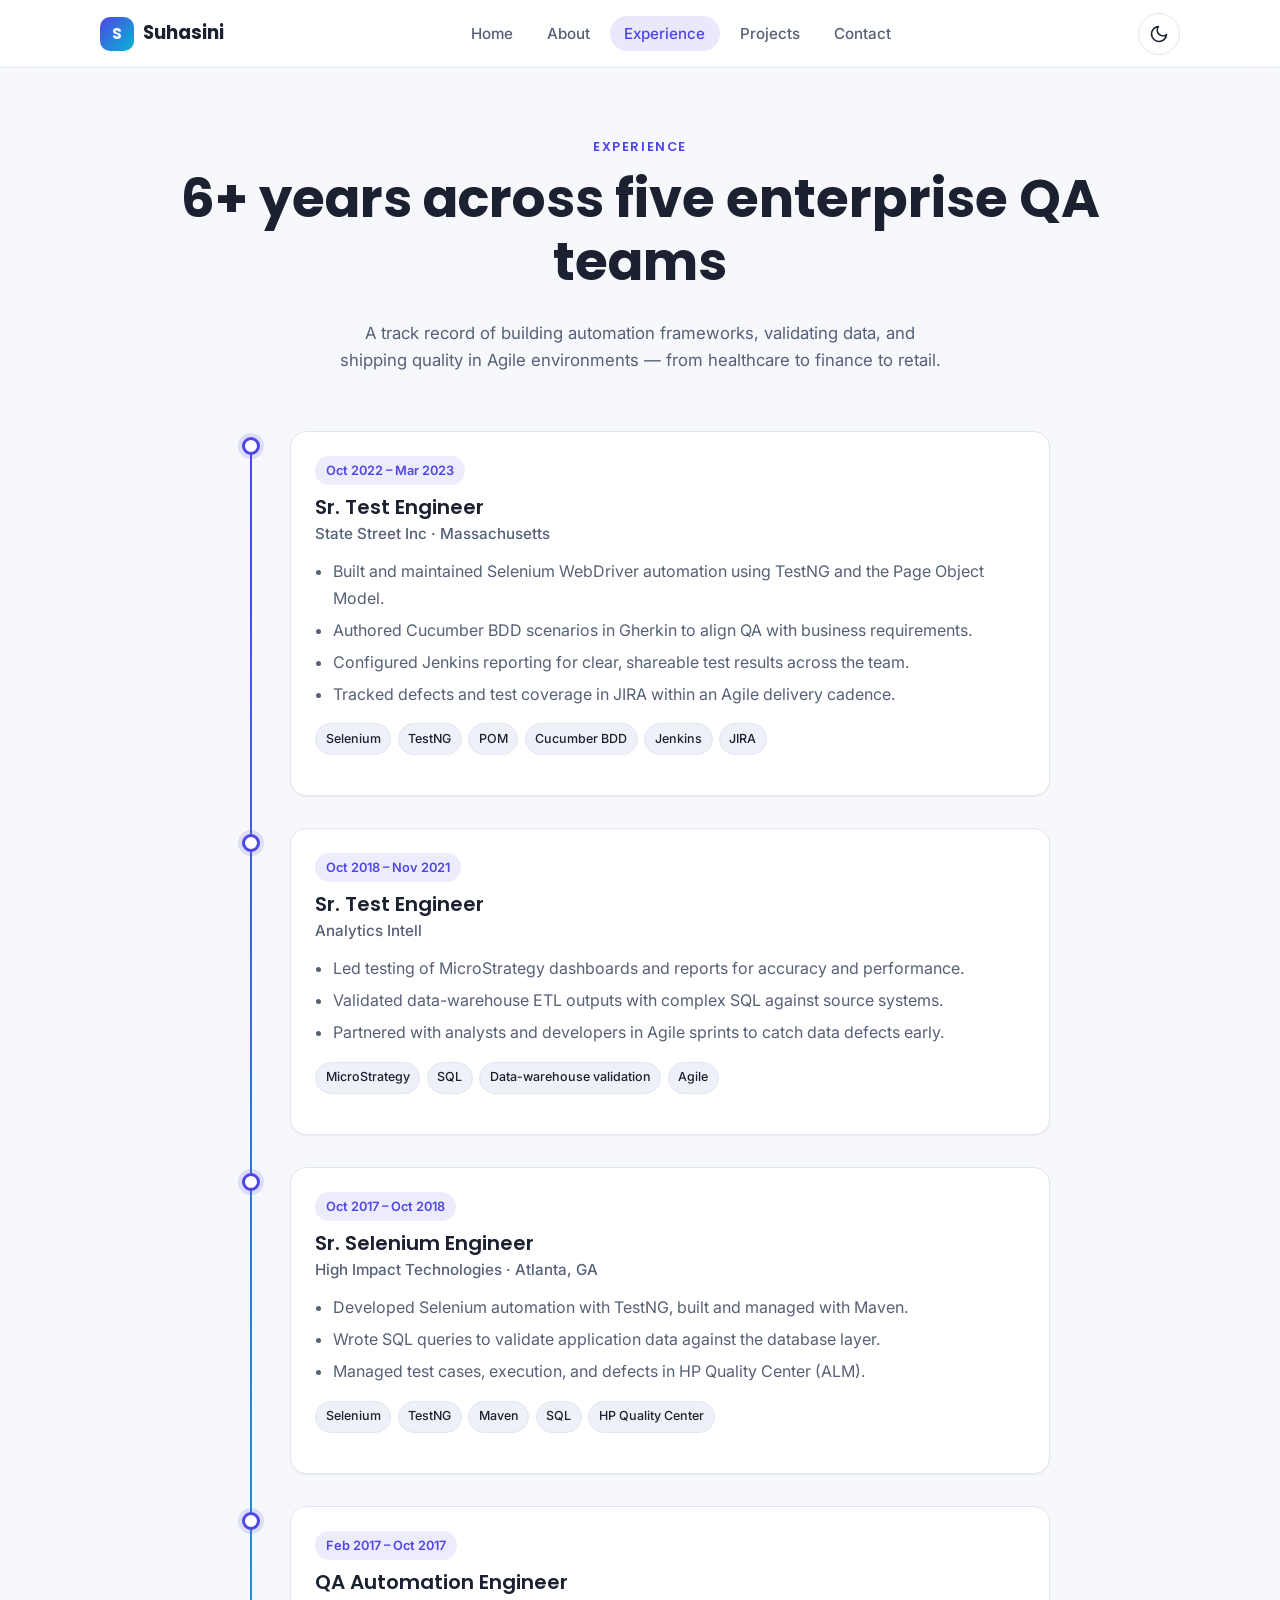
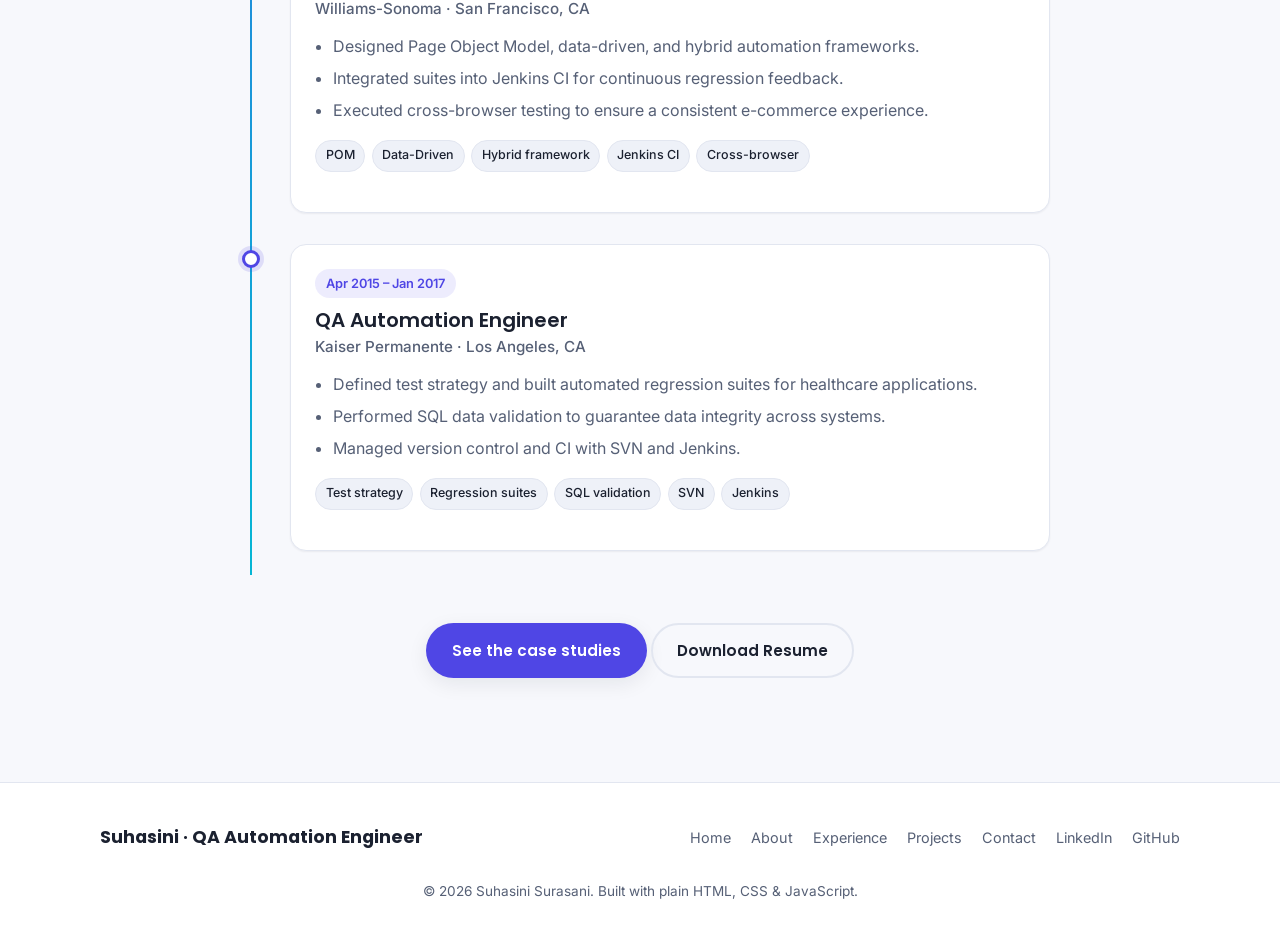
<file: experience.html>
<!DOCTYPE html>
<html lang="en" data-theme="light">
<head>
  <meta charset="UTF-8" />
  <meta name="viewport" content="width=device-width, initial-scale=1.0" />
  <title>Experience — Suhasini, Senior QA Automation Engineer</title>
  <meta name="description" content="Work history: State Street, Analytics Intell, High Impact Technologies, Williams-Sonoma, and Kaiser Permanente — 6+ years of QA automation." />
  <link rel="icon" type="image/svg+xml" href="assets/favicon.svg" />
  <link rel="preconnect" href="https://fonts.googleapis.com" />
  <link rel="preconnect" href="https://fonts.gstatic.com" crossorigin />
  <link href="https://fonts.googleapis.com/css2?family=Inter:wght@400;500;600&family=Poppins:wght@500;600;700&display=swap" rel="stylesheet" />
  <link rel="stylesheet" href="styles.css" />
</head>
<body>
  <a class="skip-link" href="#main">Skip to content</a>

  <!-- ============================= NAV (shared) ============================= -->
  <header class="nav">
    <div class="nav__inner">
      <a class="nav__brand" href="index.html" aria-label="Home"><span class="mark">S</span><span>Suhasini</span></a>
      <nav aria-label="Primary">
        <ul class="nav__links" id="nav-links">
          <li><a href="index.html">Home</a></li>
          <li><a href="about.html">About</a></li>
          <li><a href="experience.html">Experience</a></li>
          <li><a href="projects.html">Projects</a></li>
          <li><a href="contact.html">Contact</a></li>
        </ul>
      </nav>
      <div class="nav__actions">
        <button class="theme-toggle" type="button" aria-label="Toggle dark mode">
          <svg class="icon-moon" width="20" height="20" viewBox="0 0 24 24" fill="none" stroke="currentColor" stroke-width="2" stroke-linecap="round" stroke-linejoin="round"><path d="M21 12.79A9 9 0 1 1 11.21 3 7 7 0 0 0 21 12.79z"/></svg>
          <svg class="icon-sun" width="20" height="20" viewBox="0 0 24 24" fill="none" stroke="currentColor" stroke-width="2" stroke-linecap="round" stroke-linejoin="round"><circle cx="12" cy="12" r="5"/><line x1="12" y1="1" x2="12" y2="3"/><line x1="12" y1="21" x2="12" y2="23"/><line x1="4.22" y1="4.22" x2="5.64" y2="5.64"/><line x1="18.36" y1="18.36" x2="19.78" y2="19.78"/><line x1="1" y1="12" x2="3" y2="12"/><line x1="21" y1="12" x2="23" y2="12"/><line x1="4.22" y1="19.78" x2="5.64" y2="18.36"/><line x1="18.36" y1="5.64" x2="19.78" y2="4.22"/></svg>
        </button>
        <button class="nav__burger" type="button" aria-label="Open menu" aria-expanded="false" aria-controls="nav-links"><span></span></button>
      </div>
    </div>
  </header>

  <main id="main">
    <div class="container">
      <div class="page-head">
        <span class="eyebrow">Experience</span>
        <h1>6+ years across five enterprise QA teams</h1>
        <p>A track record of building automation frameworks, validating data, and shipping quality in Agile environments — from healthcare to finance to retail.</p>
      </div>
    </div>

    <!-- ============================= TIMELINE ============================= -->
    <section class="section" style="padding-top:1rem;">
      <div class="container">
        <div class="timeline">

          <!-- 1 — State Street -->
          <div class="tl-item reveal">
            <div class="tl-card">
              <span class="tl-date">Oct 2022 – Mar 2023</span>
              <h3>Sr. Test Engineer</h3>
              <p class="tl-role">State Street Inc · Massachusetts</p>
              <ul>
                <li>Built and maintained Selenium WebDriver automation using TestNG and the Page Object Model.</li>
                <li>Authored Cucumber BDD scenarios in Gherkin to align QA with business requirements.</li>
                <li>Configured Jenkins reporting for clear, shareable test results across the team.</li>
                <li>Tracked defects and test coverage in JIRA within an Agile delivery cadence.</li>
              </ul>
              <div class="case__tools">
                <span class="tag">Selenium</span><span class="tag">TestNG</span><span class="tag">POM</span><span class="tag">Cucumber BDD</span><span class="tag">Jenkins</span><span class="tag">JIRA</span>
              </div>
            </div>
          </div>

          <!-- 2 — Analytics Intell -->
          <div class="tl-item reveal">
            <div class="tl-card">
              <span class="tl-date">Oct 2018 – Nov 2021</span>
              <h3>Sr. Test Engineer</h3>
              <p class="tl-role">Analytics Intell</p>
              <ul>
                <li>Led testing of MicroStrategy dashboards and reports for accuracy and performance.</li>
                <li>Validated data-warehouse ETL outputs with complex SQL against source systems.</li>
                <li>Partnered with analysts and developers in Agile sprints to catch data defects early.</li>
              </ul>
              <div class="case__tools">
                <span class="tag">MicroStrategy</span><span class="tag">SQL</span><span class="tag">Data-warehouse validation</span><span class="tag">Agile</span>
              </div>
            </div>
          </div>

          <!-- 3 — High Impact Technologies -->
          <div class="tl-item reveal">
            <div class="tl-card">
              <span class="tl-date">Oct 2017 – Oct 2018</span>
              <h3>Sr. Selenium Engineer</h3>
              <p class="tl-role">High Impact Technologies · Atlanta, GA</p>
              <ul>
                <li>Developed Selenium automation with TestNG, built and managed with Maven.</li>
                <li>Wrote SQL queries to validate application data against the database layer.</li>
                <li>Managed test cases, execution, and defects in HP Quality Center (ALM).</li>
              </ul>
              <div class="case__tools">
                <span class="tag">Selenium</span><span class="tag">TestNG</span><span class="tag">Maven</span><span class="tag">SQL</span><span class="tag">HP Quality Center</span>
              </div>
            </div>
          </div>

          <!-- 4 — Williams-Sonoma -->
          <div class="tl-item reveal">
            <div class="tl-card">
              <span class="tl-date">Feb 2017 – Oct 2017</span>
              <h3>QA Automation Engineer</h3>
              <p class="tl-role">Williams-Sonoma · San Francisco, CA</p>
              <ul>
                <li>Designed Page Object Model, data-driven, and hybrid automation frameworks.</li>
                <li>Integrated suites into Jenkins CI for continuous regression feedback.</li>
                <li>Executed cross-browser testing to ensure a consistent e-commerce experience.</li>
              </ul>
              <div class="case__tools">
                <span class="tag">POM</span><span class="tag">Data-Driven</span><span class="tag">Hybrid framework</span><span class="tag">Jenkins CI</span><span class="tag">Cross-browser</span>
              </div>
            </div>
          </div>

          <!-- 5 — Kaiser Permanente -->
          <div class="tl-item reveal">
            <div class="tl-card">
              <span class="tl-date">Apr 2015 – Jan 2017</span>
              <h3>QA Automation Engineer</h3>
              <p class="tl-role">Kaiser Permanente · Los Angeles, CA</p>
              <ul>
                <li>Defined test strategy and built automated regression suites for healthcare applications.</li>
                <li>Performed SQL data validation to guarantee data integrity across systems.</li>
                <li>Managed version control and CI with SVN and Jenkins.</li>
              </ul>
              <div class="case__tools">
                <span class="tag">Test strategy</span><span class="tag">Regression suites</span><span class="tag">SQL validation</span><span class="tag">SVN</span><span class="tag">Jenkins</span>
              </div>
            </div>
          </div>

        </div>

        <div style="text-align:center; margin-top:2.5rem;" class="reveal">
          <a class="btn btn--primary" href="projects.html">See the case studies</a>
          <a class="btn btn--outline" href="resume/Suhasini-Resume.pdf" download>Download Resume</a>
        </div>
      </div>
    </section>
  </main>

  <!-- ============================= FOOTER (shared) ============================= -->
  <footer class="footer">
    <div class="container">
      <div class="footer__grid">
        <div class="footer__brand">Suhasini · QA Automation Engineer</div>
        <ul class="footer__links">
          <li><a href="index.html">Home</a></li>
          <li><a href="about.html">About</a></li>
          <li><a href="experience.html">Experience</a></li>
          <li><a href="projects.html">Projects</a></li>
          <li><a href="contact.html">Contact</a></li>
          <li><a href="[LINKEDIN]" target="_blank" rel="noopener">LinkedIn</a></li>
          <li><a href="[GITHUB]" target="_blank" rel="noopener">GitHub</a></li>
        </ul>
      </div>
      <p class="footer__copy">© <span data-year>2026</span> Suhasini Surasani. Built with plain HTML, CSS &amp; JavaScript.</p>
    </div>
  </footer>

  <script src="script.js"></script>
</body>
</html>
</file>
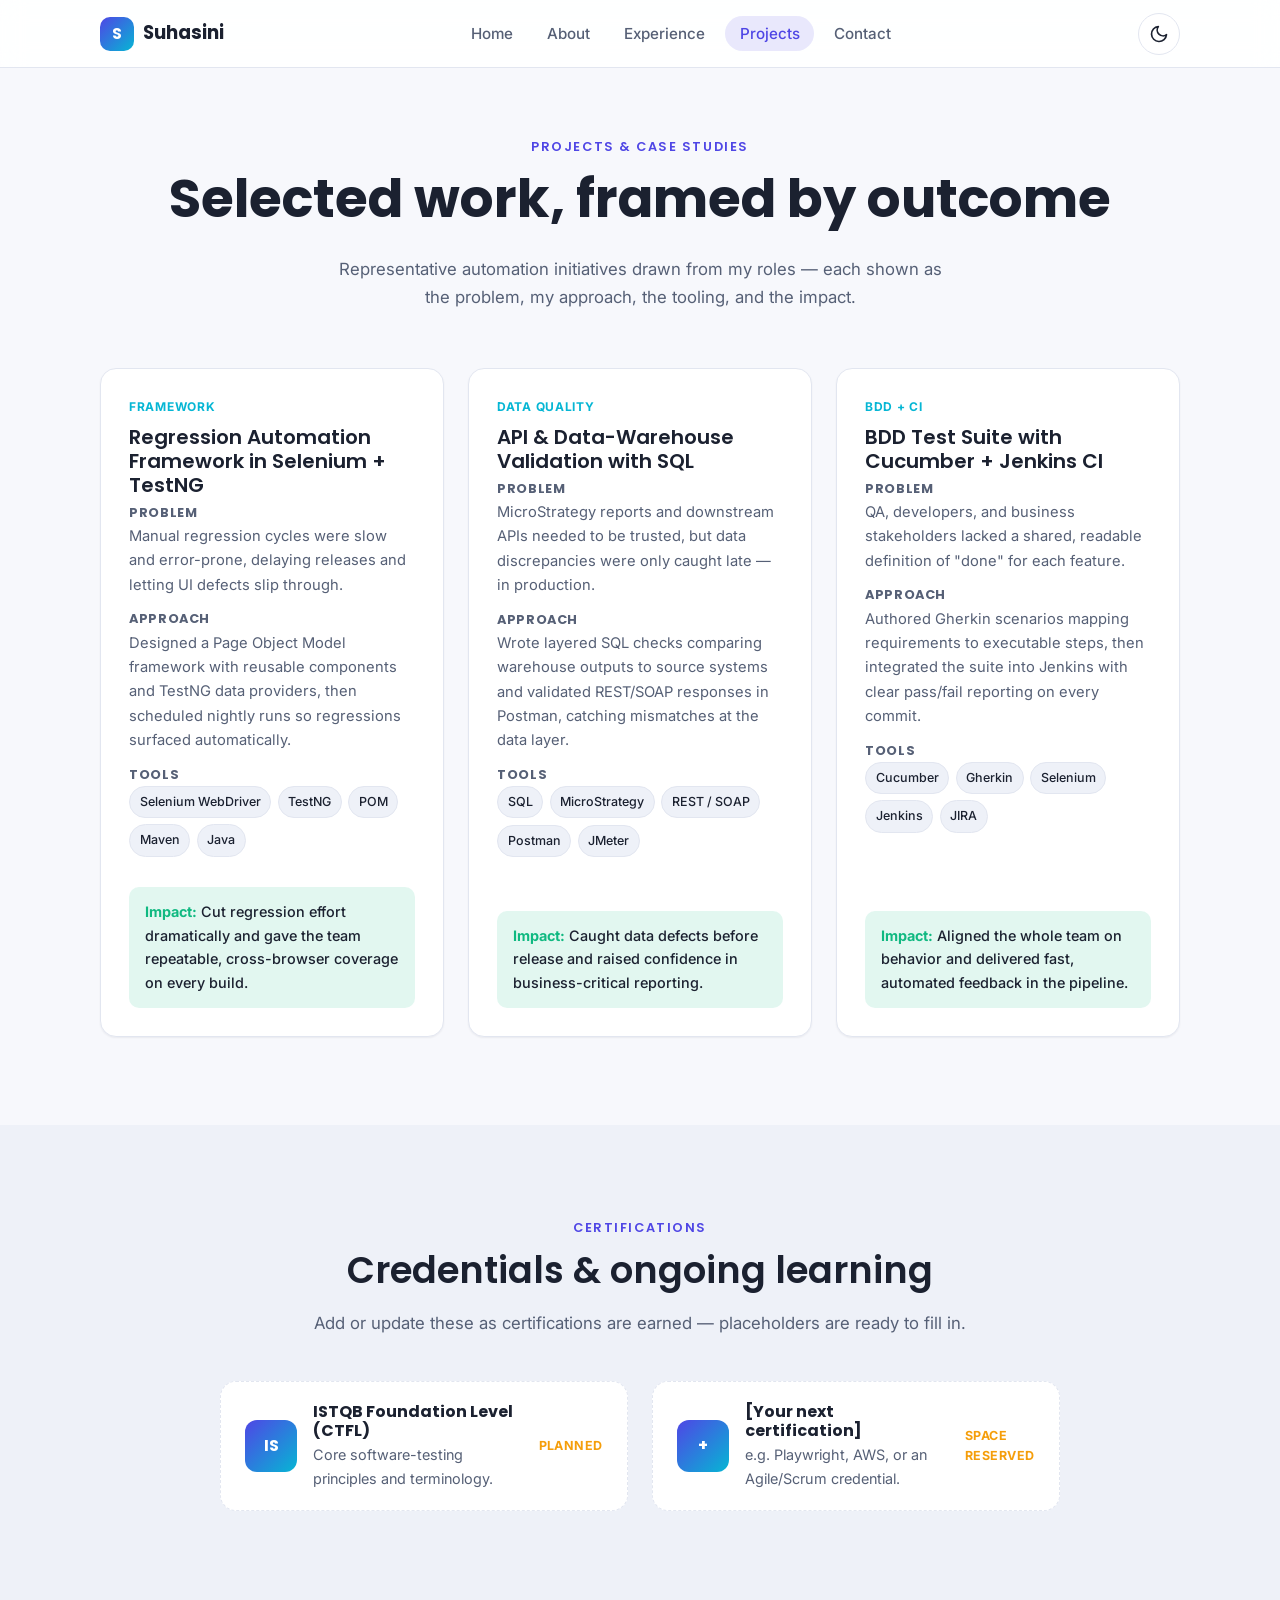
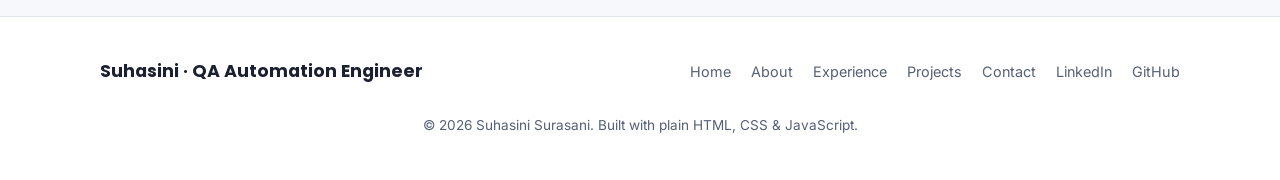
<file: projects.html>
<!DOCTYPE html>
<html lang="en" data-theme="light">
<head>
  <meta charset="UTF-8" />
  <meta name="viewport" content="width=device-width, initial-scale=1.0" />
  <title>Projects &amp; Case Studies — Suhasini, QA Automation Engineer</title>
  <meta name="description" content="QA automation case studies: Selenium + TestNG regression framework, SQL data-warehouse validation, and Cucumber BDD suite on Jenkins CI." />
  <link rel="icon" type="image/svg+xml" href="assets/favicon.svg" />
  <link rel="preconnect" href="https://fonts.googleapis.com" />
  <link rel="preconnect" href="https://fonts.gstatic.com" crossorigin />
  <link href="https://fonts.googleapis.com/css2?family=Inter:wght@400;500;600&family=Poppins:wght@500;600;700&display=swap" rel="stylesheet" />
  <link rel="stylesheet" href="styles.css" />
</head>
<body>
  <a class="skip-link" href="#main">Skip to content</a>

  <!-- ============================= NAV (shared) ============================= -->
  <header class="nav">
    <div class="nav__inner">
      <a class="nav__brand" href="index.html" aria-label="Home"><span class="mark">S</span><span>Suhasini</span></a>
      <nav aria-label="Primary">
        <ul class="nav__links" id="nav-links">
          <li><a href="index.html">Home</a></li>
          <li><a href="about.html">About</a></li>
          <li><a href="experience.html">Experience</a></li>
          <li><a href="projects.html">Projects</a></li>
          <li><a href="contact.html">Contact</a></li>
        </ul>
      </nav>
      <div class="nav__actions">
        <button class="theme-toggle" type="button" aria-label="Toggle dark mode">
          <svg class="icon-moon" width="20" height="20" viewBox="0 0 24 24" fill="none" stroke="currentColor" stroke-width="2" stroke-linecap="round" stroke-linejoin="round"><path d="M21 12.79A9 9 0 1 1 11.21 3 7 7 0 0 0 21 12.79z"/></svg>
          <svg class="icon-sun" width="20" height="20" viewBox="0 0 24 24" fill="none" stroke="currentColor" stroke-width="2" stroke-linecap="round" stroke-linejoin="round"><circle cx="12" cy="12" r="5"/><line x1="12" y1="1" x2="12" y2="3"/><line x1="12" y1="21" x2="12" y2="23"/><line x1="4.22" y1="4.22" x2="5.64" y2="5.64"/><line x1="18.36" y1="18.36" x2="19.78" y2="19.78"/><line x1="1" y1="12" x2="3" y2="12"/><line x1="21" y1="12" x2="23" y2="12"/><line x1="4.22" y1="19.78" x2="5.64" y2="18.36"/><line x1="18.36" y1="5.64" x2="19.78" y2="4.22"/></svg>
        </button>
        <button class="nav__burger" type="button" aria-label="Open menu" aria-expanded="false" aria-controls="nav-links"><span></span></button>
      </div>
    </div>
  </header>

  <main id="main">
    <div class="container">
      <div class="page-head">
        <span class="eyebrow">Projects &amp; Case Studies</span>
        <h1>Selected work, framed by outcome</h1>
        <p>Representative automation initiatives drawn from my roles — each shown as the problem, my approach, the tooling, and the impact.</p>
      </div>
    </div>

    <!-- ============================= CASE STUDIES ============================= -->
    <section class="section" style="padding-top:1rem;">
      <div class="container">
        <div class="grid grid--3">

          <!-- Case 1 -->
          <article class="card case reveal" data-delay="1">
            <span class="case__tag">Framework</span>
            <h3>Regression Automation Framework in Selenium + TestNG</h3>
            <div class="case__block">
              <h4>Problem</h4>
              <p>Manual regression cycles were slow and error-prone, delaying releases and letting UI defects slip through.</p>
            </div>
            <div class="case__block">
              <h4>Approach</h4>
              <p>Designed a Page Object Model framework with reusable components and TestNG data providers, then scheduled nightly runs so regressions surfaced automatically.</p>
            </div>
            <div class="case__block">
              <h4>Tools</h4>
              <div class="case__tools">
                <span class="tag">Selenium WebDriver</span><span class="tag">TestNG</span><span class="tag">POM</span><span class="tag">Maven</span><span class="tag">Java</span>
              </div>
            </div>
            <div class="case__impact"><strong>Impact:</strong> Cut regression effort dramatically and gave the team repeatable, cross-browser coverage on every build.</div>
          </article>

          <!-- Case 2 -->
          <article class="card case reveal" data-delay="2">
            <span class="case__tag">Data Quality</span>
            <h3>API &amp; Data-Warehouse Validation with SQL</h3>
            <div class="case__block">
              <h4>Problem</h4>
              <p>MicroStrategy reports and downstream APIs needed to be trusted, but data discrepancies were only caught late — in production.</p>
            </div>
            <div class="case__block">
              <h4>Approach</h4>
              <p>Wrote layered SQL checks comparing warehouse outputs to source systems and validated REST/SOAP responses in Postman, catching mismatches at the data layer.</p>
            </div>
            <div class="case__block">
              <h4>Tools</h4>
              <div class="case__tools">
                <span class="tag">SQL</span><span class="tag">MicroStrategy</span><span class="tag">REST / SOAP</span><span class="tag">Postman</span><span class="tag">JMeter</span>
              </div>
            </div>
            <div class="case__impact"><strong>Impact:</strong> Caught data defects before release and raised confidence in business-critical reporting.</div>
          </article>

          <!-- Case 3 -->
          <article class="card case reveal" data-delay="3">
            <span class="case__tag">BDD + CI</span>
            <h3>BDD Test Suite with Cucumber + Jenkins CI</h3>
            <div class="case__block">
              <h4>Problem</h4>
              <p>QA, developers, and business stakeholders lacked a shared, readable definition of "done" for each feature.</p>
            </div>
            <div class="case__block">
              <h4>Approach</h4>
              <p>Authored Gherkin scenarios mapping requirements to executable steps, then integrated the suite into Jenkins with clear pass/fail reporting on every commit.</p>
            </div>
            <div class="case__block">
              <h4>Tools</h4>
              <div class="case__tools">
                <span class="tag">Cucumber</span><span class="tag">Gherkin</span><span class="tag">Selenium</span><span class="tag">Jenkins</span><span class="tag">JIRA</span>
              </div>
            </div>
            <div class="case__impact"><strong>Impact:</strong> Aligned the whole team on behavior and delivered fast, automated feedback in the pipeline.</div>
          </article>

        </div>
      </div>
    </section>

    <!-- ============================= CERTIFICATIONS ============================= -->
    <section class="section section--muted">
      <div class="container">
        <div class="section-head reveal">
          <span class="eyebrow">Certifications</span>
          <h2>Credentials &amp; ongoing learning</h2>
          <p>Add or update these as certifications are earned — placeholders are ready to fill in.</p>
        </div>

        <div class="grid grid--2" style="max-width:840px; margin:0 auto;">
          <!-- EDIT: update status to "Certified" and add the date once earned -->
          <div class="cert reveal" data-delay="1">
            <div class="cert__badge">IS</div>
            <div>
              <h4>ISTQB Foundation Level (CTFL)</h4>
              <p>Core software-testing principles and terminology.</p>
            </div>
            <span class="cert__status">Planned</span>
          </div>

          <!-- ADD MORE: duplicate this block for each additional certification -->
          <div class="cert reveal" data-delay="2">
            <div class="cert__badge">+</div>
            <div>
              <h4>[Your next certification]</h4>
              <p>e.g. Playwright, AWS, or an Agile/Scrum credential.</p>
            </div>
            <span class="cert__status">Space reserved</span>
          </div>
        </div>
      </div>
    </section>
  </main>

  <!-- ============================= FOOTER (shared) ============================= -->
  <footer class="footer">
    <div class="container">
      <div class="footer__grid">
        <div class="footer__brand">Suhasini · QA Automation Engineer</div>
        <ul class="footer__links">
          <li><a href="index.html">Home</a></li>
          <li><a href="about.html">About</a></li>
          <li><a href="experience.html">Experience</a></li>
          <li><a href="projects.html">Projects</a></li>
          <li><a href="contact.html">Contact</a></li>
          <li><a href="[LINKEDIN]" target="_blank" rel="noopener">LinkedIn</a></li>
          <li><a href="[GITHUB]" target="_blank" rel="noopener">GitHub</a></li>
        </ul>
      </div>
      <p class="footer__copy">© <span data-year>2026</span> Suhasini Surasani. Built with plain HTML, CSS &amp; JavaScript.</p>
    </div>
  </footer>

  <script src="script.js"></script>
</body>
</html>
</file>
<file: styles.css>
/* =========================================================================
   Suhasini — QA Automation Engineer Portfolio
   Shared stylesheet for all pages.

   THEME: colors are driven by CSS custom properties on :root and
   [data-theme="dark"]. The dark/light toggle in script.js flips the
   data-theme attribute on <html>. No build step required.
   ========================================================================= */

/* ---------- Design tokens (LIGHT theme is the default) ---------- */
:root {
  --bg:            #f7f8fc;
  --bg-elevated:   #ffffff;
  --bg-muted:      #eef1f8;
  --text:          #1b2130;
  --text-muted:    #566076;
  --border:        #e2e6f0;

  /* Brand palette */
  --primary:       #4f46e5;   /* indigo   */
  --primary-dark:  #4338ca;
  --accent:        #06b6d4;   /* cyan     */
  --accent-soft:   #cffafe;
  --success:       #10b981;   /* emerald  */
  --warning:       #f59e0b;   /* amber (Learning badges) */

  --shadow-sm: 0 1px 2px rgba(16, 24, 40, 0.06);
  --shadow-md: 0 6px 20px rgba(16, 24, 40, 0.08);
  --shadow-lg: 0 16px 40px rgba(16, 24, 40, 0.12);

  --radius:    16px;
  --radius-sm: 10px;
  --radius-pill: 999px;

  --maxw: 1120px;
  --nav-h: 68px;

  --font-sans: 'Inter', system-ui, -apple-system, 'Segoe UI', Roboto, sans-serif;
  --font-head: 'Poppins', var(--font-sans);

  --transition: 0.25s ease;
}

/* ---------- DARK theme overrides ---------- */
[data-theme="dark"] {
  --bg:            #0f1420;
  --bg-elevated:   #171e2e;
  --bg-muted:      #1e2740;
  --text:          #e8ecf6;
  --text-muted:    #a4afc7;
  --border:        #2a3350;

  --primary:       #818cf8;
  --primary-dark:  #6366f1;
  --accent:        #22d3ee;
  --accent-soft:   #0e3a44;

  --shadow-sm: 0 1px 2px rgba(0, 0, 0, 0.4);
  --shadow-md: 0 6px 20px rgba(0, 0, 0, 0.45);
  --shadow-lg: 0 16px 40px rgba(0, 0, 0, 0.55);
}

/* ---------- Reset / base ---------- */
*, *::before, *::after { box-sizing: border-box; }

html { scroll-behavior: smooth; }

body {
  margin: 0;
  font-family: var(--font-sans);
  background: var(--bg);
  color: var(--text);
  line-height: 1.65;
  -webkit-font-smoothing: antialiased;
  transition: background var(--transition), color var(--transition);
}

h1, h2, h3, h4 {
  font-family: var(--font-head);
  line-height: 1.2;
  color: var(--text);
  margin: 0 0 0.5em;
}

h1 { font-size: clamp(2.1rem, 5vw, 3.3rem); font-weight: 700; }
h2 { font-size: clamp(1.6rem, 3.5vw, 2.3rem); font-weight: 600; }
h3 { font-size: 1.25rem; font-weight: 600; }

p { margin: 0 0 1rem; color: var(--text-muted); }

a { color: var(--primary); text-decoration: none; transition: color var(--transition); }
a:hover { color: var(--primary-dark); }

img { max-width: 100%; display: block; }

/* Keyboard focus visibility (accessibility) */
:focus-visible {
  outline: 3px solid var(--accent);
  outline-offset: 2px;
  border-radius: 4px;
}

/* Skip link for screen-reader / keyboard users */
.skip-link {
  position: absolute;
  left: -999px;
  top: 0;
  background: var(--primary);
  color: #fff;
  padding: 0.6rem 1rem;
  z-index: 200;
  border-radius: 0 0 8px 0;
}
.skip-link:focus { left: 0; }

/* ---------- Layout helpers ---------- */
.container { width: 100%; max-width: var(--maxw); margin: 0 auto; padding: 0 1.25rem; }

.section { padding: clamp(3rem, 7vw, 5.5rem) 0; }
.section--muted { background: var(--bg-muted); }

.section-head { text-align: center; max-width: 680px; margin: 0 auto 2.75rem; }
.section-head .eyebrow {
  display: inline-block;
  font-family: var(--font-head);
  font-size: 0.8rem;
  font-weight: 600;
  letter-spacing: 0.12em;
  text-transform: uppercase;
  color: var(--primary);
  margin-bottom: 0.6rem;
}
.section-head p { font-size: 1.05rem; }

/* ---------- Buttons ---------- */
.btn {
  display: inline-flex;
  align-items: center;
  gap: 0.5rem;
  font-family: var(--font-head);
  font-weight: 600;
  font-size: 0.95rem;
  padding: 0.8rem 1.5rem;
  border-radius: var(--radius-pill);
  border: 2px solid transparent;
  cursor: pointer;
  transition: transform var(--transition), box-shadow var(--transition),
              background var(--transition), color var(--transition), border-color var(--transition);
}
.btn:hover { transform: translateY(-2px); }

.btn--primary { background: var(--primary); color: #fff; box-shadow: var(--shadow-md); }
.btn--primary:hover { background: var(--primary-dark); color: #fff; box-shadow: var(--shadow-lg); }

.btn--outline { background: transparent; color: var(--text); border-color: var(--border); }
.btn--outline:hover { border-color: var(--primary); color: var(--primary); }

.btn--ghost { background: var(--bg-elevated); color: var(--text); box-shadow: var(--shadow-sm); }
.btn--ghost:hover { color: var(--primary); }

/* =========================================================================
   NAVIGATION (shared, sticky)
   ========================================================================= */
.nav {
  position: sticky;
  top: 0;
  z-index: 100;
  height: var(--nav-h);
  background: color-mix(in srgb, var(--bg-elevated) 88%, transparent);
  backdrop-filter: blur(12px);
  border-bottom: 1px solid var(--border);
}
.nav__inner {
  max-width: var(--maxw);
  margin: 0 auto;
  height: 100%;
  padding: 0 1.25rem;
  display: flex;
  align-items: center;
  justify-content: space-between;
}
.nav__brand {
  font-family: var(--font-head);
  font-weight: 700;
  font-size: 1.15rem;
  color: var(--text);
  display: flex;
  align-items: center;
  gap: 0.55rem;
}
.nav__brand .mark {
  width: 34px; height: 34px;
  display: grid; place-items: center;
  border-radius: 10px;
  background: linear-gradient(135deg, var(--primary), var(--accent));
  color: #fff;
  font-size: 0.95rem;
  font-weight: 700;
}
.nav__links {
  list-style: none;
  display: flex;
  align-items: center;
  gap: 0.35rem;
  margin: 0; padding: 0;
}
.nav__links a {
  color: var(--text-muted);
  font-weight: 500;
  font-size: 0.95rem;
  padding: 0.5rem 0.9rem;
  border-radius: var(--radius-pill);
  transition: background var(--transition), color var(--transition);
}
.nav__links a:hover { color: var(--text); background: var(--bg-muted); }

/* Active-page highlight — script.js adds .is-active */
.nav__links a.is-active {
  color: var(--primary);
  background: color-mix(in srgb, var(--primary) 12%, transparent);
}

.nav__actions { display: flex; align-items: center; gap: 0.5rem; }

/* Theme toggle button */
.theme-toggle {
  width: 42px; height: 42px;
  display: grid; place-items: center;
  border-radius: 50%;
  border: 1px solid var(--border);
  background: var(--bg-elevated);
  color: var(--text);
  cursor: pointer;
  transition: transform var(--transition), border-color var(--transition);
}
.theme-toggle:hover { transform: rotate(15deg); border-color: var(--primary); }
.theme-toggle .icon-sun { display: none; }
.theme-toggle .icon-moon { display: block; }
[data-theme="dark"] .theme-toggle .icon-sun { display: block; }
[data-theme="dark"] .theme-toggle .icon-moon { display: none; }

/* Hamburger */
.nav__burger {
  display: none;
  width: 42px; height: 42px;
  border: 1px solid var(--border);
  background: var(--bg-elevated);
  border-radius: 10px;
  cursor: pointer;
  padding: 0;
}
.nav__burger span,
.nav__burger span::before,
.nav__burger span::after {
  content: "";
  display: block;
  width: 20px; height: 2px;
  background: var(--text);
  margin: 0 auto;
  position: relative;
  transition: transform var(--transition), opacity var(--transition);
}
.nav__burger span::before { position: absolute; top: -6px; }
.nav__burger span::after  { position: absolute; top: 6px; }
.nav__burger.is-open span { background: transparent; }
.nav__burger.is-open span::before { transform: translateY(6px) rotate(45deg); }
.nav__burger.is-open span::after  { transform: translateY(-6px) rotate(-45deg); }

/* ---------- Mobile nav ---------- */
@media (max-width: 860px) {
  .nav__burger { display: block; }
  .nav__links {
    position: fixed;
    top: var(--nav-h);
    right: 0;
    height: calc(100vh - var(--nav-h));
    width: min(78vw, 320px);
    flex-direction: column;
    align-items: stretch;
    gap: 0.25rem;
    padding: 1.25rem;
    background: var(--bg-elevated);
    border-left: 1px solid var(--border);
    box-shadow: var(--shadow-lg);
    transform: translateX(105%);
    transition: transform var(--transition);
  }
  .nav__links.is-open { transform: translateX(0); }
  .nav__links a { padding: 0.85rem 1rem; font-size: 1.05rem; }
}

/* =========================================================================
   HERO
   ========================================================================= */
.hero {
  position: relative;
  overflow: hidden;
  padding: clamp(3rem, 8vw, 6rem) 0;
}
.hero::before {
  /* soft gradient blob */
  content: "";
  position: absolute;
  top: -30%; right: -10%;
  width: 55vw; height: 55vw;
  max-width: 620px; max-height: 620px;
  background: radial-gradient(circle at center,
              color-mix(in srgb, var(--primary) 30%, transparent),
              transparent 65%);
  filter: blur(10px);
  z-index: 0;
}
.hero__grid {
  position: relative;
  z-index: 1;
  display: grid;
  grid-template-columns: 1.25fr 1fr;
  gap: 3rem;
  align-items: center;
}
.hero__eyebrow {
  display: inline-flex;
  align-items: center;
  gap: 0.5rem;
  background: var(--accent-soft);
  color: var(--primary-dark);
  font-weight: 600;
  font-size: 0.85rem;
  padding: 0.4rem 0.9rem;
  border-radius: var(--radius-pill);
  margin-bottom: 1.25rem;
}
[data-theme="dark"] .hero__eyebrow { color: var(--accent); }
.hero__title span { color: var(--primary); }
.hero__lead { font-size: 1.15rem; max-width: 40ch; margin-bottom: 1.75rem; }
.hero__cta { display: flex; flex-wrap: wrap; gap: 0.75rem; margin-bottom: 1.75rem; }
.hero__meta {
  display: flex; flex-wrap: wrap; gap: 1.25rem;
  color: var(--text-muted); font-size: 0.9rem;
}
.hero__meta span { display: inline-flex; align-items: center; gap: 0.4rem; }

/* Photo placeholder */
.hero__photo {
  position: relative;
  justify-self: center;
}
.hero__photo img,
.hero__photo .photo-fallback {
  width: clamp(230px, 32vw, 340px);
  aspect-ratio: 1;
  border-radius: 28px;
  object-fit: cover;
  box-shadow: var(--shadow-lg);
  border: 6px solid var(--bg-elevated);
}
.photo-fallback {
  display: grid; place-items: center;
  background: linear-gradient(135deg, var(--primary), var(--accent));
  color: #fff;
  font-family: var(--font-head);
  font-size: 3.5rem;
  font-weight: 700;
}
.hero__photo .badge-float {
  position: absolute;
  bottom: -14px; left: -14px;
  background: var(--bg-elevated);
  box-shadow: var(--shadow-md);
  border-radius: 14px;
  padding: 0.7rem 1rem;
  display: flex; align-items: center; gap: 0.6rem;
  font-size: 0.85rem; font-weight: 600;
}
.badge-float .dot { width: 10px; height: 10px; border-radius: 50%; background: var(--success); box-shadow: 0 0 0 4px color-mix(in srgb, var(--success) 25%, transparent); }

@media (max-width: 860px) {
  .hero__grid { grid-template-columns: 1fr; text-align: center; }
  .hero__lead { margin-inline: auto; }
  .hero__cta, .hero__meta { justify-content: center; }
  .hero__photo { order: -1; }
}

/* =========================================================================
   STAT STRIP
   ========================================================================= */
.stats {
  display: grid;
  grid-template-columns: repeat(4, 1fr);
  gap: 1.25rem;
}
.stat {
  background: var(--bg-elevated);
  border: 1px solid var(--border);
  border-radius: var(--radius);
  padding: 1.5rem;
  text-align: center;
  box-shadow: var(--shadow-sm);
}
.stat__num { font-family: var(--font-head); font-size: 2.1rem; font-weight: 700; color: var(--primary); }
.stat__label { font-size: 0.9rem; color: var(--text-muted); }
@media (max-width: 680px) { .stats { grid-template-columns: repeat(2, 1fr); } }

/* =========================================================================
   CARDS / GRID
   ========================================================================= */
.grid { display: grid; gap: 1.5rem; }
.grid--2 { grid-template-columns: repeat(2, 1fr); }
.grid--3 { grid-template-columns: repeat(3, 1fr); }
@media (max-width: 900px) { .grid--3 { grid-template-columns: 1fr; } }
@media (max-width: 720px) { .grid--2 { grid-template-columns: 1fr; } }

.card {
  background: var(--bg-elevated);
  border: 1px solid var(--border);
  border-radius: var(--radius);
  padding: 1.75rem;
  box-shadow: var(--shadow-sm);
  transition: transform var(--transition), box-shadow var(--transition), border-color var(--transition);
}
.card:hover { transform: translateY(-5px); box-shadow: var(--shadow-lg); border-color: color-mix(in srgb, var(--primary) 40%, var(--border)); }
.card__icon {
  width: 48px; height: 48px;
  display: grid; place-items: center;
  border-radius: 12px;
  background: color-mix(in srgb, var(--primary) 12%, transparent);
  color: var(--primary);
  margin-bottom: 1rem;
}
.card h3 { margin-bottom: 0.5rem; }
.card p { margin-bottom: 0; font-size: 0.95rem; }

/* =========================================================================
   SKILLS
   ========================================================================= */
.skill-group { margin-bottom: 1.5rem; }
.skill-group h3 {
  display: flex; align-items: center; gap: 0.6rem;
  font-size: 1.05rem; margin-bottom: 0.9rem;
}
.skill-group h3 .pip { width: 8px; height: 8px; border-radius: 50%; background: var(--accent); }
.tags { display: flex; flex-wrap: wrap; gap: 0.55rem; }
.tag {
  font-size: 0.85rem;
  font-weight: 500;
  padding: 0.45rem 0.85rem;
  border-radius: var(--radius-pill);
  background: var(--bg-muted);
  color: var(--text);
  border: 1px solid var(--border);
  transition: transform var(--transition), background var(--transition), color var(--transition);
  cursor: default;
}
.tag:hover { transform: translateY(-3px); background: var(--primary); color: #fff; border-color: var(--primary); }

/* Animated skill bars */
.skillbars { display: grid; gap: 1.1rem; }
.skillbar__top { display: flex; justify-content: space-between; font-size: 0.9rem; font-weight: 600; margin-bottom: 0.35rem; }
.skillbar__track { height: 10px; border-radius: var(--radius-pill); background: var(--bg-muted); overflow: hidden; }
.skillbar__fill {
  height: 100%;
  width: 0;                              /* animated to --val by script.js when revealed */
  border-radius: var(--radius-pill);
  background: linear-gradient(90deg, var(--primary), var(--accent));
  transition: width 1.1s cubic-bezier(0.22, 1, 0.36, 1);
}

/* Professional toolkit cards */
.skill-card { position: relative; }
.badge-pro {
  position: absolute; top: 1.25rem; right: 1.25rem;
  font-size: 0.72rem; font-weight: 700; letter-spacing: 0.04em;
  text-transform: uppercase;
  color: #fff; background: var(--success);
  padding: 0.25rem 0.6rem; border-radius: var(--radius-pill);
}
.skill-card h3 { padding-right: 7.5rem; }

/* =========================================================================
   TIMELINE (experience)
   ========================================================================= */
.timeline { position: relative; max-width: 820px; margin: 0 auto; }
.timeline::before {
  content: "";
  position: absolute;
  left: 20px; top: 8px; bottom: 8px;
  width: 2px;
  background: linear-gradient(var(--primary), var(--accent));
}
.tl-item { position: relative; padding: 0 0 2rem 60px; }
.tl-item::before {
  content: "";
  position: absolute;
  left: 12px; top: 6px;
  width: 18px; height: 18px;
  border-radius: 50%;
  background: var(--bg-elevated);
  border: 3px solid var(--primary);
  box-shadow: 0 0 0 4px color-mix(in srgb, var(--primary) 15%, transparent);
}
.tl-card {
  background: var(--bg-elevated);
  border: 1px solid var(--border);
  border-radius: var(--radius);
  padding: 1.5rem;
  box-shadow: var(--shadow-sm);
  transition: transform var(--transition), box-shadow var(--transition);
}
.tl-card:hover { transform: translateX(4px); box-shadow: var(--shadow-md); }
.tl-date {
  display: inline-block;
  font-size: 0.8rem; font-weight: 600;
  color: var(--primary);
  background: color-mix(in srgb, var(--primary) 10%, transparent);
  padding: 0.25rem 0.7rem; border-radius: var(--radius-pill);
  margin-bottom: 0.6rem;
}
.tl-card h3 { margin-bottom: 0.15rem; }
.tl-role { color: var(--text-muted); font-weight: 500; font-size: 0.95rem; margin-bottom: 0.75rem; }
.tl-card ul { margin: 0.5rem 0 1rem 1.1rem; padding: 0; color: var(--text-muted); }
.tl-card ul li { margin-bottom: 0.35rem; }

/* =========================================================================
   PROJECTS / CASE STUDIES
   ========================================================================= */
.case { display: flex; flex-direction: column; height: 100%; }
.case__tag { font-size: 0.75rem; font-weight: 700; text-transform: uppercase; letter-spacing: 0.06em; color: var(--accent); margin-bottom: 0.5rem; }
.case__block { margin-bottom: 0.9rem; }
.case__block h4 { font-size: 0.8rem; text-transform: uppercase; letter-spacing: 0.05em; color: var(--text-muted); margin-bottom: 0.25rem; }
.case__block p { font-size: 0.92rem; margin: 0; }
.case__impact {
  margin-top: auto;
  background: color-mix(in srgb, var(--success) 12%, transparent);
  color: var(--text);
  border-radius: var(--radius-sm);
  padding: 0.8rem 1rem;
  font-size: 0.9rem; font-weight: 500;
}
.case__impact strong { color: var(--success); }
.case__tools { display: flex; flex-wrap: wrap; gap: 0.4rem; margin-bottom: 1rem; }
.case__tools .tag { font-size: 0.78rem; padding: 0.3rem 0.6rem; }

/* =========================================================================
   CERTIFICATIONS
   ========================================================================= */
.cert {
  display: flex; align-items: center; gap: 1rem;
  background: var(--bg-elevated);
  border: 1px dashed var(--border);
  border-radius: var(--radius);
  padding: 1.25rem 1.5rem;
}
.cert__badge {
  width: 52px; height: 52px; flex: none;
  display: grid; place-items: center;
  border-radius: 12px;
  background: linear-gradient(135deg, var(--primary), var(--accent));
  color: #fff; font-weight: 700; font-family: var(--font-head);
}
.cert h4 { margin: 0 0 0.15rem; }
.cert p { margin: 0; font-size: 0.9rem; }
.cert__status { margin-left: auto; font-size: 0.78rem; font-weight: 700; text-transform: uppercase; letter-spacing: 0.04em; color: var(--warning); }
@media (max-width: 520px) { .cert { flex-wrap: wrap; } .cert__status { margin-left: 0; } }

/* =========================================================================
   CONTACT
   ========================================================================= */
.contact-grid { display: grid; grid-template-columns: 1fr 1fr; gap: 2.5rem; align-items: start; }
@media (max-width: 820px) { .contact-grid { grid-template-columns: 1fr; } }

.field { margin-bottom: 1.1rem; }
.field label { display: block; font-weight: 600; font-size: 0.9rem; margin-bottom: 0.4rem; }
.field input, .field textarea {
  width: 100%;
  font: inherit;
  color: var(--text);
  background: var(--bg);
  border: 1px solid var(--border);
  border-radius: var(--radius-sm);
  padding: 0.75rem 0.9rem;
  transition: border-color var(--transition), box-shadow var(--transition);
}
.field input:focus, .field textarea:focus {
  border-color: var(--primary);
  box-shadow: 0 0 0 3px color-mix(in srgb, var(--primary) 20%, transparent);
  outline: none;
}
.field textarea { min-height: 140px; resize: vertical; }
.field .error { color: #ef4444; font-size: 0.82rem; margin-top: 0.3rem; display: none; }
.field.invalid .error { display: block; }
.field.invalid input, .field.invalid textarea { border-color: #ef4444; }

.form-note {
  margin-top: 1rem;
  padding: 0.9rem 1rem;
  border-radius: var(--radius-sm);
  background: color-mix(in srgb, var(--success) 14%, transparent);
  color: var(--text);
  font-size: 0.9rem;
  display: none;
}
.form-note.show { display: block; }

.contact-info .info-row {
  display: flex; align-items: center; gap: 0.9rem;
  padding: 0.9rem 0;
  border-bottom: 1px solid var(--border);
}
.contact-info .info-row:last-child { border-bottom: none; }
.info-row .info-icon {
  width: 44px; height: 44px; flex: none;
  display: grid; place-items: center;
  border-radius: 12px;
  background: color-mix(in srgb, var(--primary) 12%, transparent);
  color: var(--primary);
}
.info-row .info-label { font-size: 0.78rem; color: var(--text-muted); text-transform: uppercase; letter-spacing: 0.05em; }
.info-row .info-value { font-weight: 600; }

.socials { display: flex; gap: 0.75rem; margin-top: 1.5rem; }
.socials a {
  width: 46px; height: 46px;
  display: grid; place-items: center;
  border-radius: 12px;
  background: var(--bg-elevated);
  border: 1px solid var(--border);
  color: var(--text);
  transition: transform var(--transition), background var(--transition), color var(--transition);
}
.socials a:hover { transform: translateY(-4px); background: var(--primary); color: #fff; border-color: var(--primary); }

/* =========================================================================
   ABOUT
   ========================================================================= */
.about-grid { display: grid; grid-template-columns: 300px 1fr; gap: 2.5rem; align-items: start; }
@media (max-width: 820px) { .about-grid { grid-template-columns: 1fr; } }
.about-photo img, .about-photo .photo-fallback {
  width: 100%; aspect-ratio: 1; border-radius: var(--radius);
  box-shadow: var(--shadow-md); object-fit: cover;
}
.about-photo .photo-fallback { font-size: 5rem; }
.callout {
  border-left: 4px solid var(--primary);
  background: var(--bg-muted);
  padding: 1rem 1.25rem;
  border-radius: 0 var(--radius-sm) var(--radius-sm) 0;
  margin: 1.5rem 0;
}
.callout p { margin: 0; color: var(--text); }

/* =========================================================================
   PAGE HEADER (interior pages)
   ========================================================================= */
.page-head {
  padding: clamp(2.5rem, 6vw, 4rem) 0 clamp(1.5rem, 4vw, 2.5rem);
  text-align: center;
}
.page-head .eyebrow {
  display: inline-block; font-family: var(--font-head);
  font-size: 0.8rem; font-weight: 600; letter-spacing: 0.12em;
  text-transform: uppercase; color: var(--primary); margin-bottom: 0.6rem;
}
.page-head p { max-width: 620px; margin: 0.5rem auto 0; font-size: 1.05rem; }

.breadcrumb { font-size: 0.85rem; color: var(--text-muted); margin-bottom: 0.5rem; }

/* =========================================================================
   FOOTER
   ========================================================================= */
.footer {
  border-top: 1px solid var(--border);
  background: var(--bg-elevated);
  padding: 2.5rem 0 1.75rem;
  margin-top: 1rem;
}
.footer__grid { display: flex; flex-wrap: wrap; justify-content: space-between; gap: 1.5rem; align-items: center; }
.footer__brand { font-family: var(--font-head); font-weight: 700; font-size: 1.1rem; }
.footer__links { display: flex; flex-wrap: wrap; gap: 1.25rem; list-style: none; margin: 0; padding: 0; }
.footer__links a { color: var(--text-muted); font-size: 0.9rem; }
.footer__links a:hover { color: var(--primary); }
.footer__copy { text-align: center; color: var(--text-muted); font-size: 0.85rem; margin-top: 1.75rem; }

/* =========================================================================
   SCROLL REVEAL
   ========================================================================= */
.reveal {
  opacity: 0;
  transform: translateY(28px);
  transition: opacity 0.7s ease, transform 0.7s ease;
  will-change: opacity, transform;
}
.reveal.is-visible { opacity: 1; transform: none; }
/* Small stagger when children share a parent */
.reveal[data-delay="1"] { transition-delay: 0.08s; }
.reveal[data-delay="2"] { transition-delay: 0.16s; }
.reveal[data-delay="3"] { transition-delay: 0.24s; }
.reveal[data-delay="4"] { transition-delay: 0.32s; }

/* Respect reduced-motion preference (accessibility) */
@media (prefers-reduced-motion: reduce) {
  html { scroll-behavior: auto; }
  .reveal { opacity: 1; transform: none; transition: none; }
  .skillbar__fill { transition: none; }
  * { animation-duration: 0.001ms !important; transition-duration: 0.001ms !important; }
}
</file>
